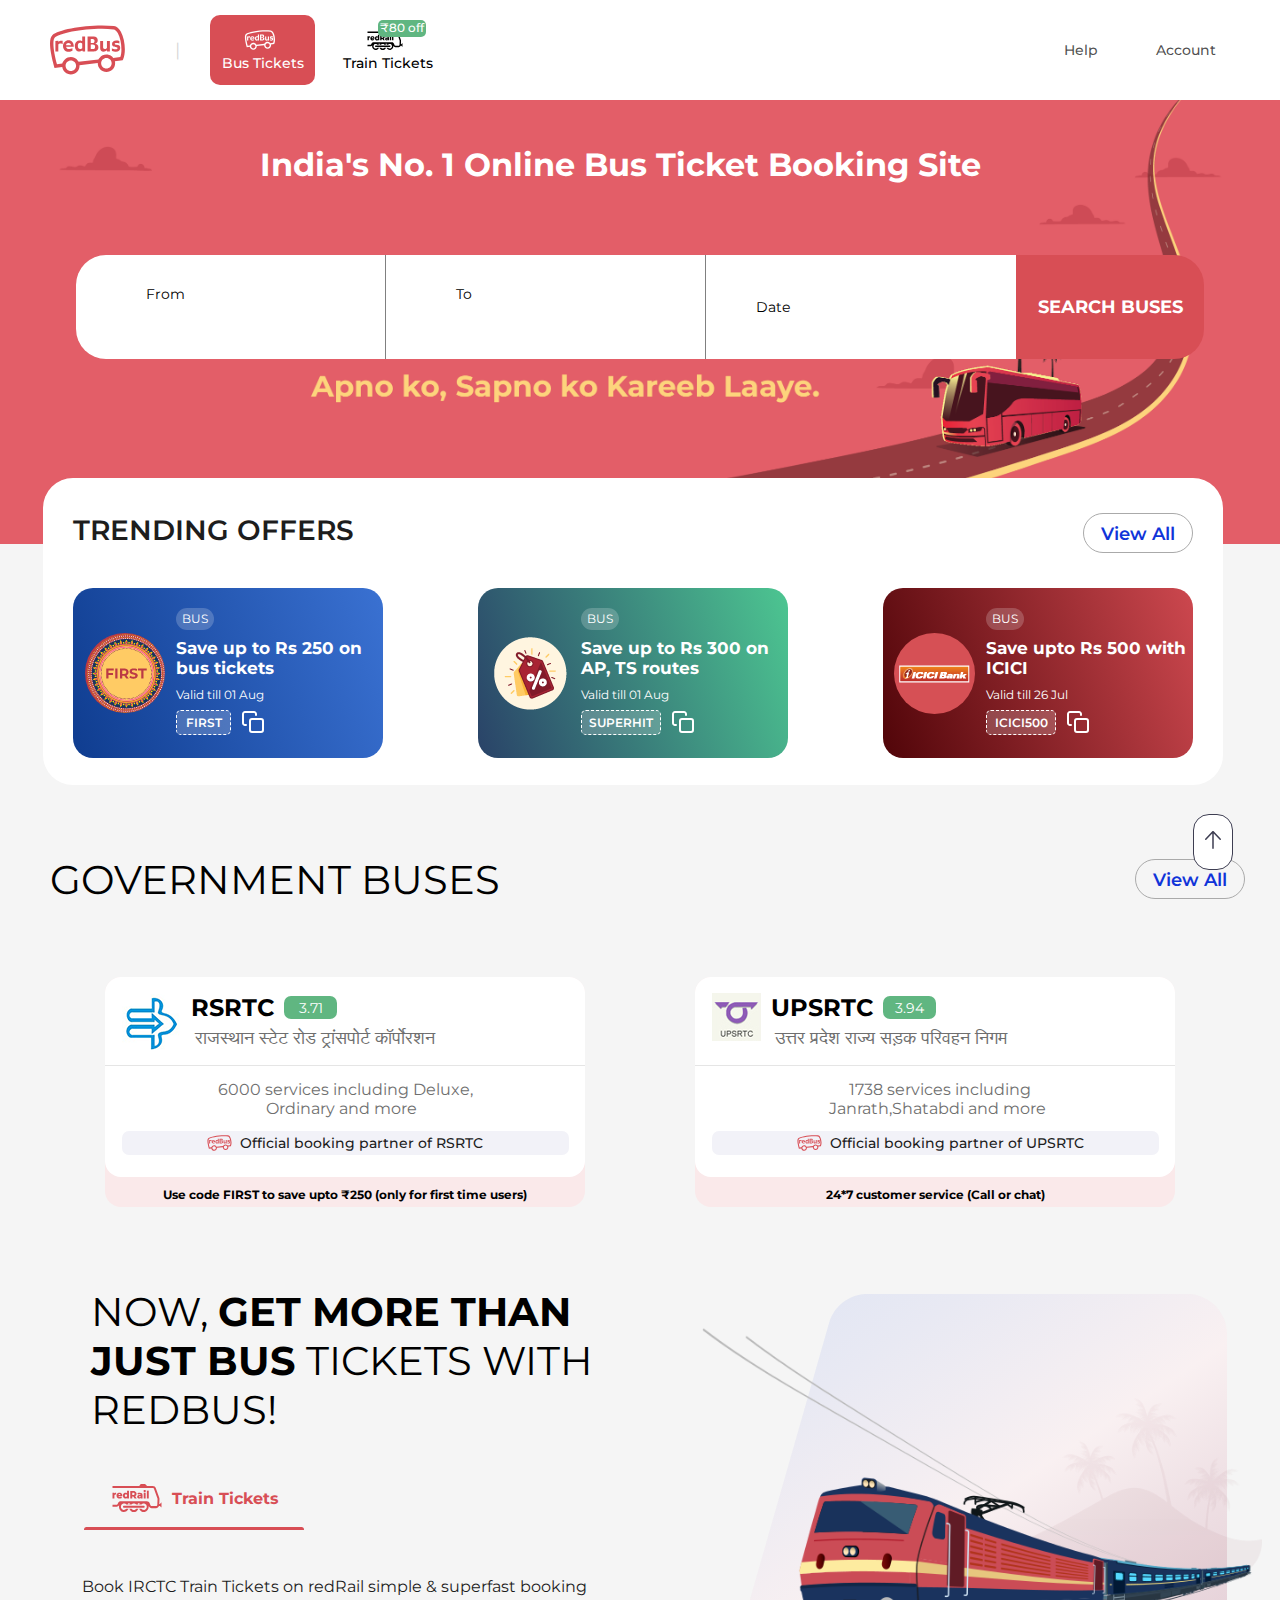
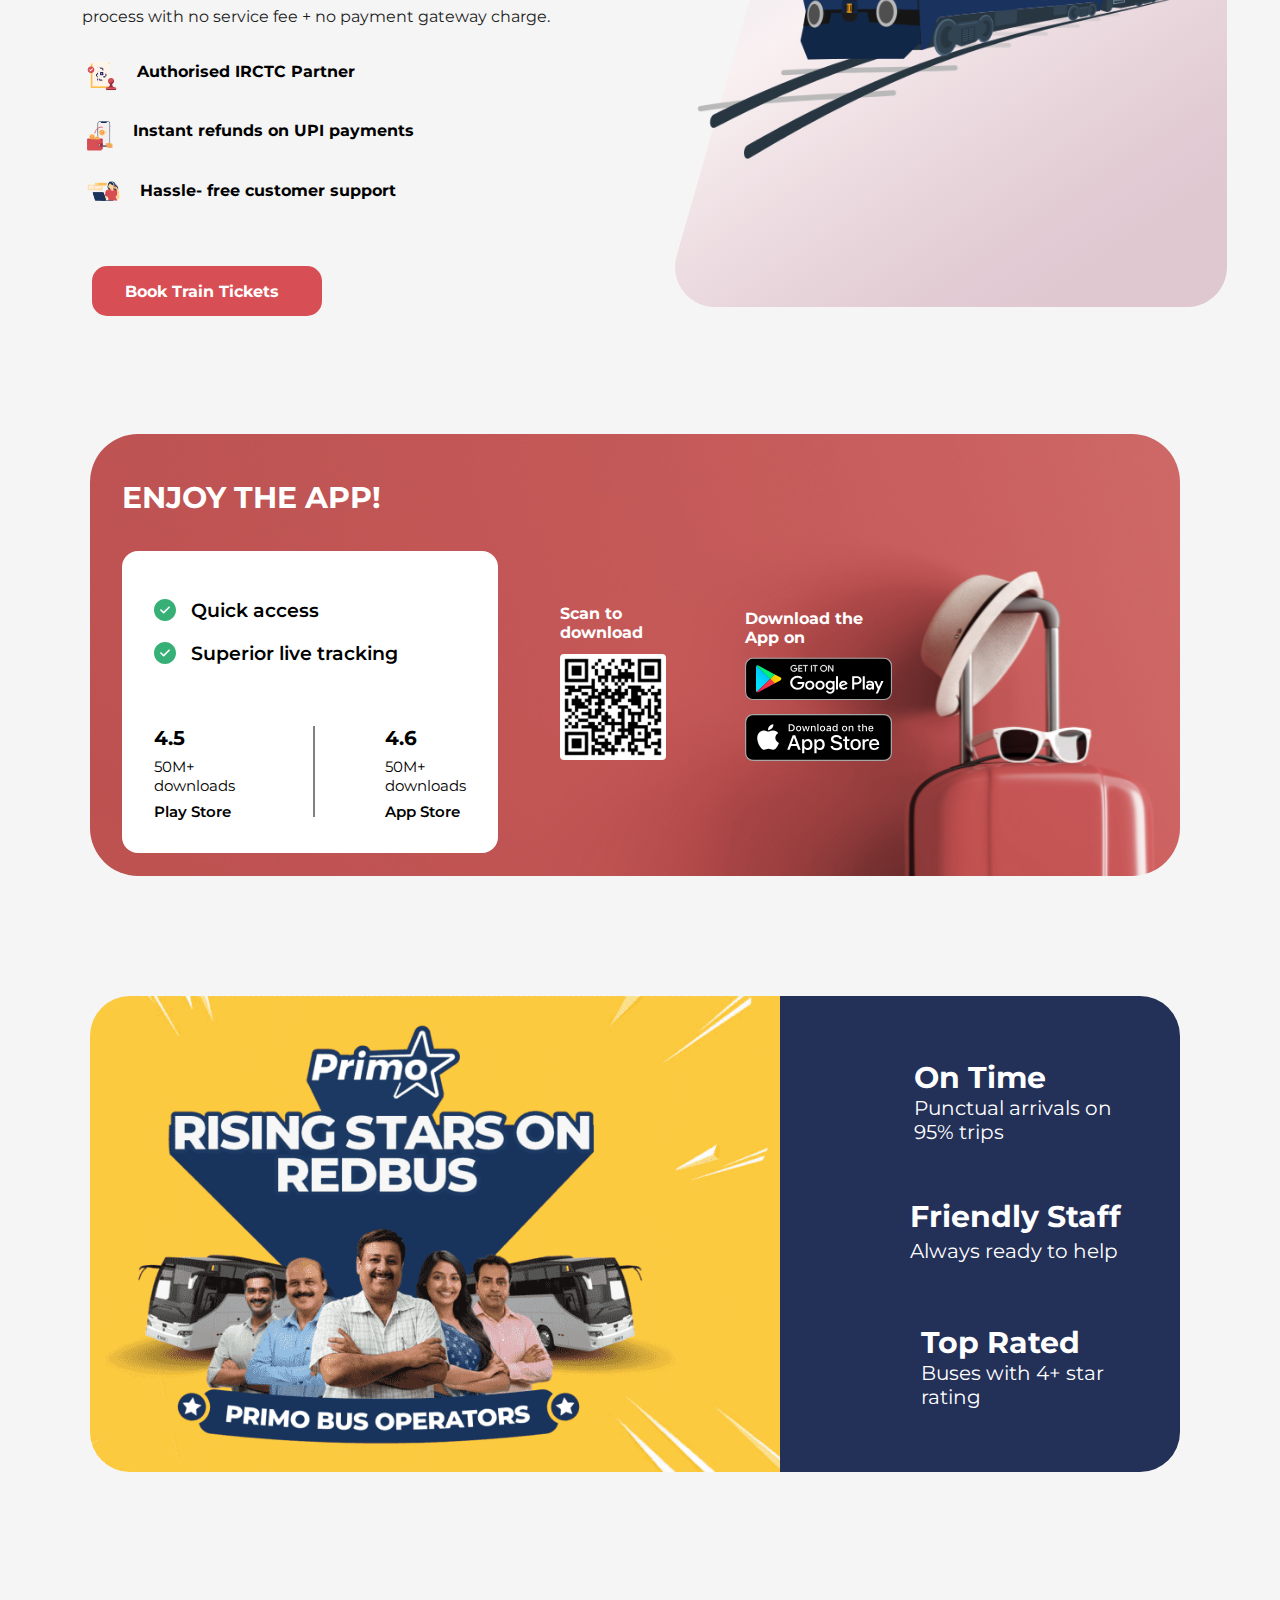
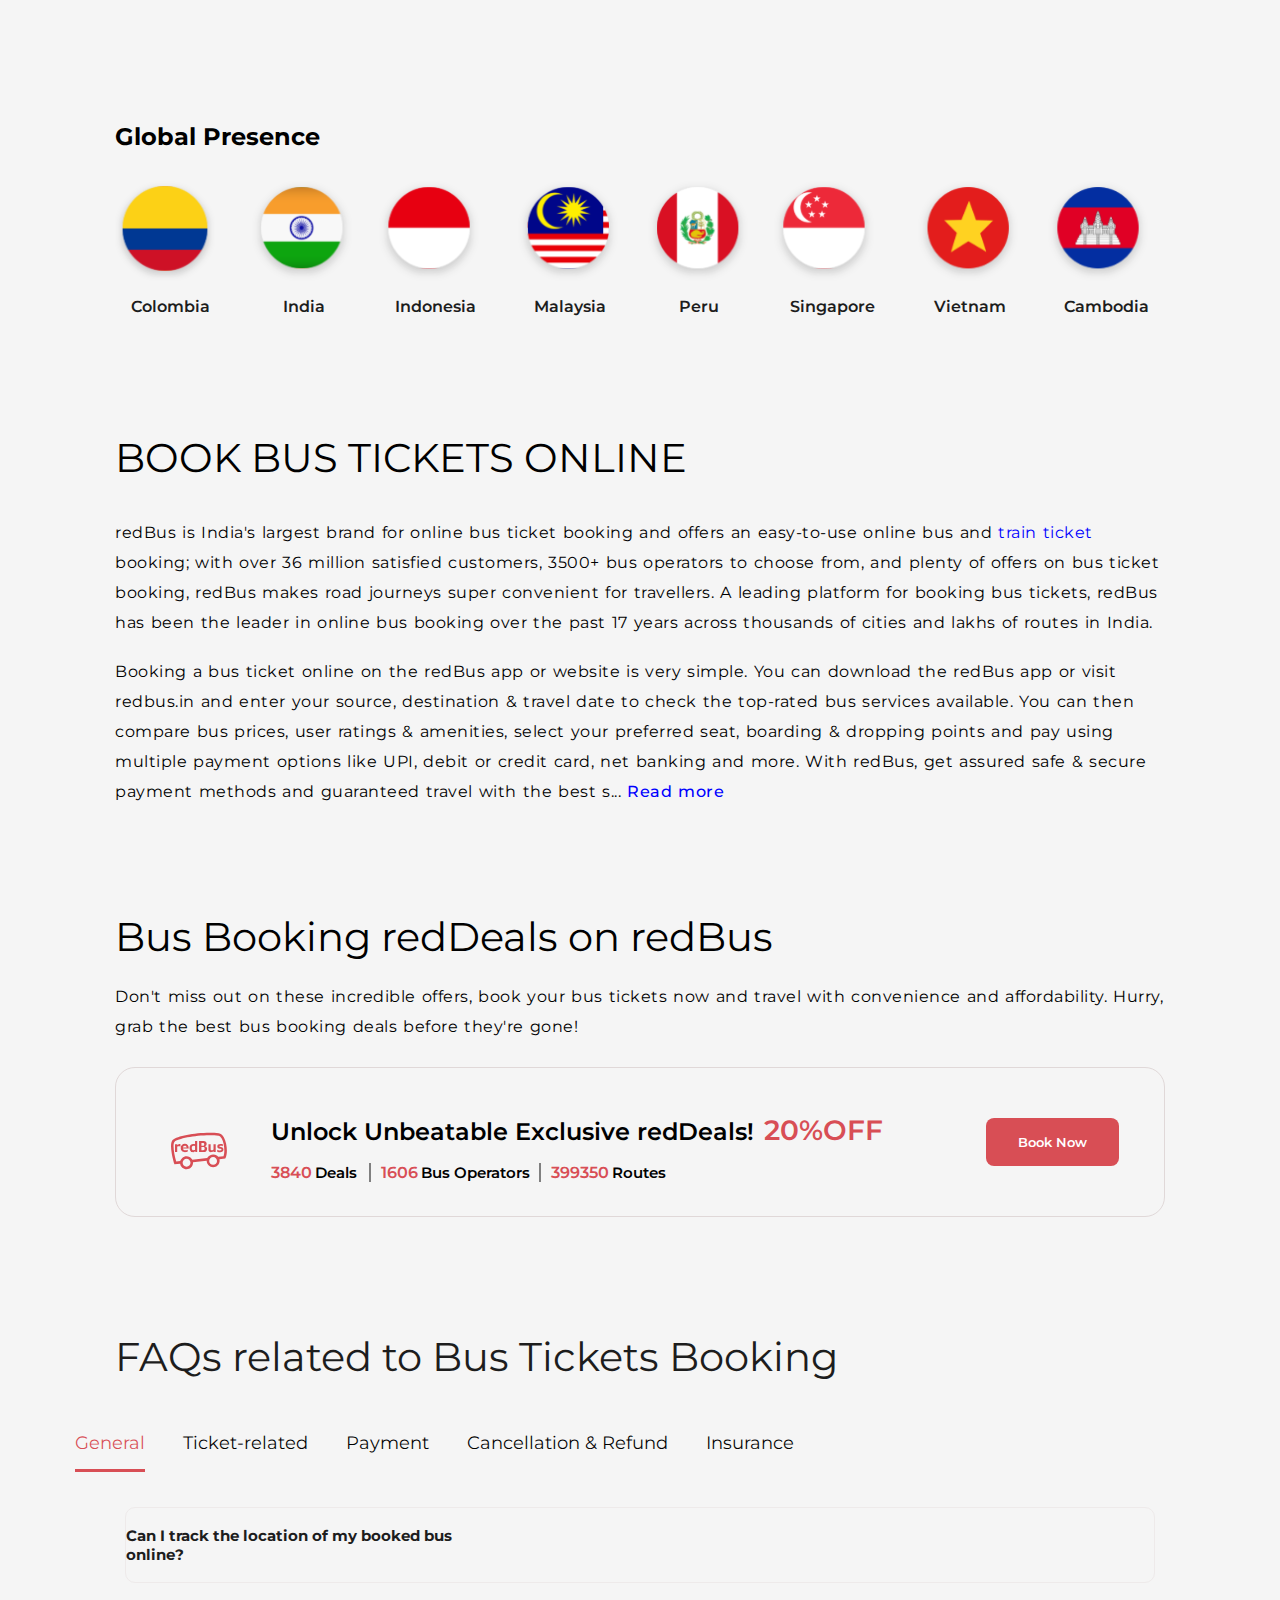
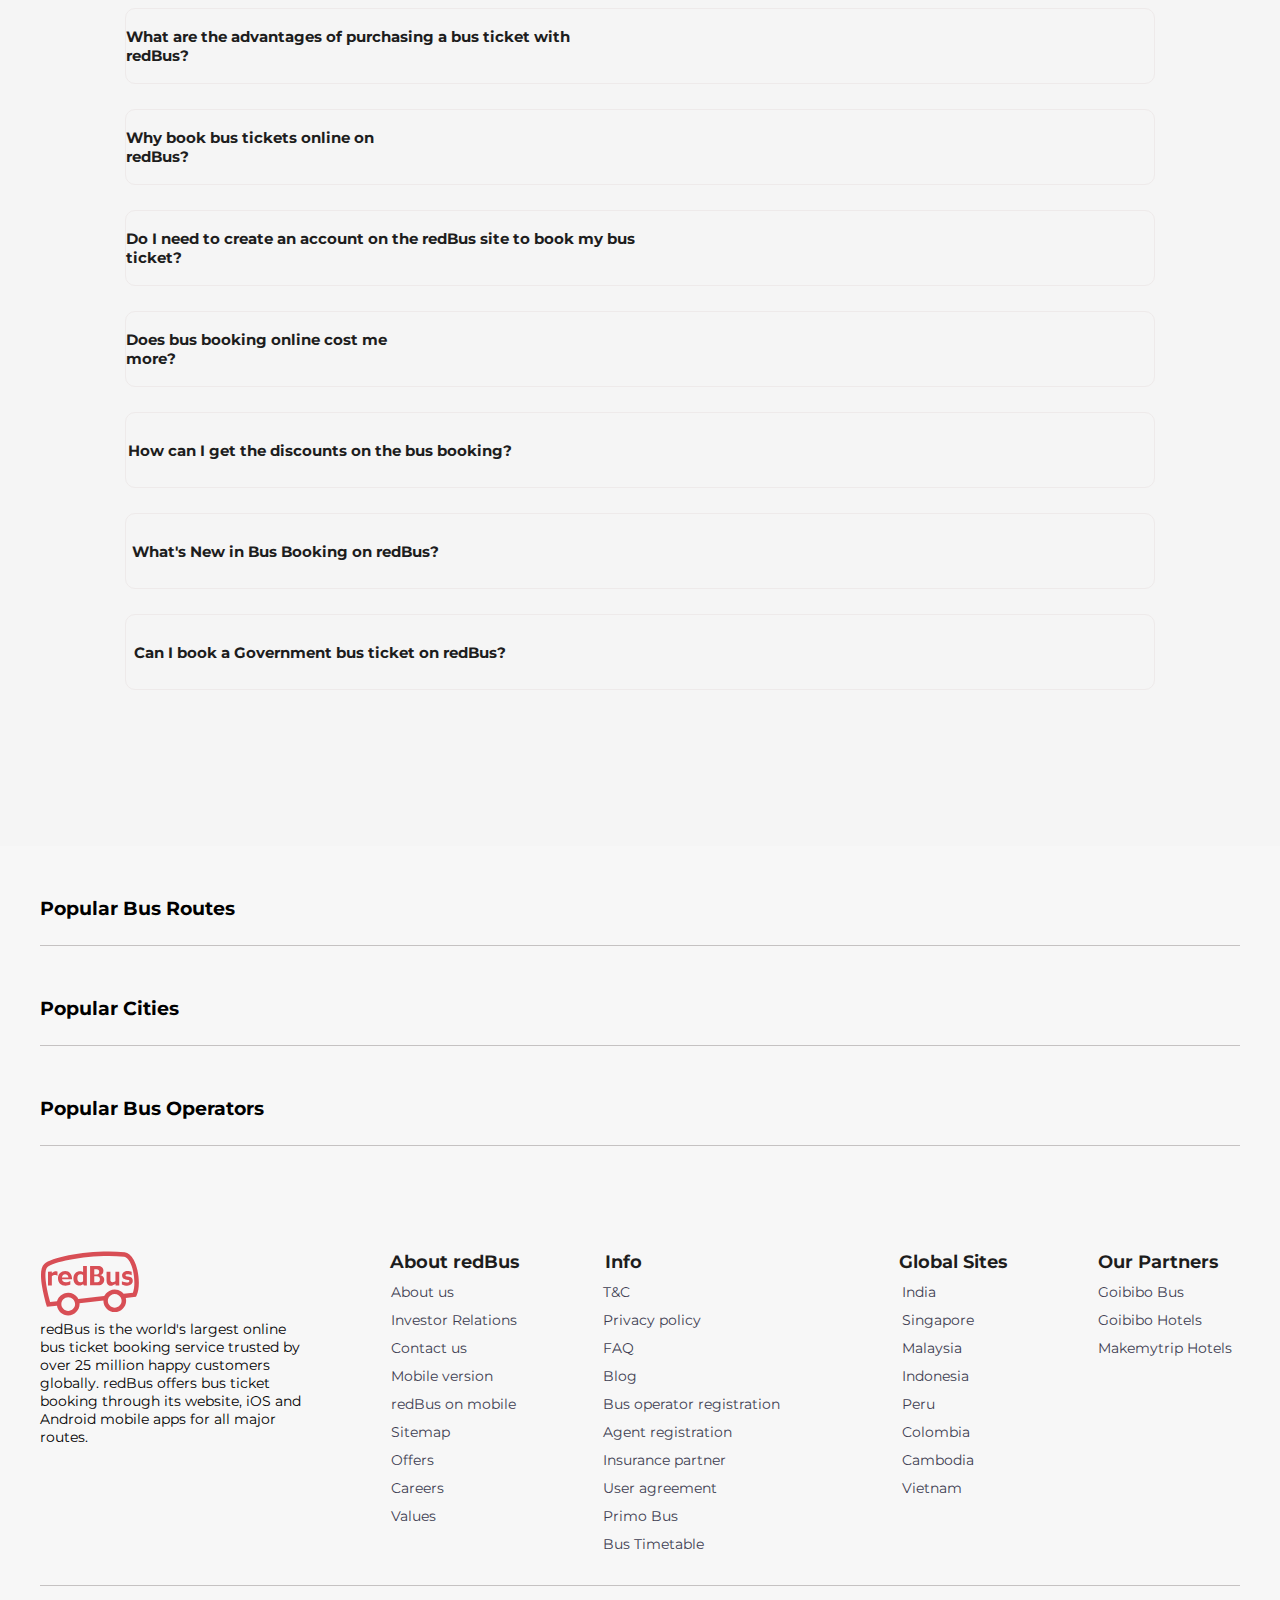
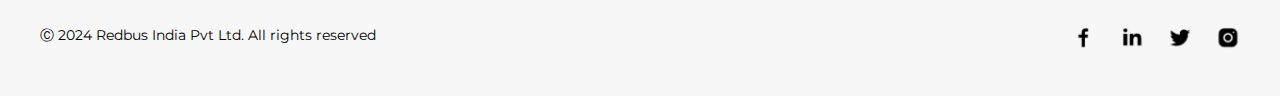
<file: index.html>
<!DOCTYPE html>
<html lang="en">

<head>
    <title>Bus Ticket</title>
    <link rel="stylesheet" href="style.css">
    <link rel="stylesheet" href="https://cdnjs.cloudflare.com/ajax/libs/font-awesome/6.6.0/css/all.min.css"
    integrity="sha512-Kc323vGBEqzTmouAECnVceyQqyqdsSiqLQISBL29aUW4U/M7pSPA/gEUZQqv1cwx4OnYxTxve5UMg5GT6L4JJg=="
    crossorigin="anonymous" referrerpolicy="no-referrer" />
    <link rel="icon" href="Images/bus logo.svg">
</head>

<body>
    <!-- head start -->
    <div class="main">
        <div class="main-header">
            <header>
                <a href="index.html">
                    <div class="bus-logo" style="height: 50px; margin-left: 20px;">
                        <img src="Images/bus logo.svg" height="50px">
                    </div>
                </a>
                <span>
                    |
                </span>
                <a href="index.html">
                    <div class="bus">
                        <div class="bus-img">
                            <img src="Images/bus logo.svg">
                        </div>
                        <div class="bus-ticket">
                            <p>Bus Tickets</p>
                        </div>
                    </div>
                </a>
                <a href="train.html">
                    <div class="train">
                        <div class="train-img">
                            <img src="Images/rail logo.svg">
                        </div>
                        <div class="train-ticket">
                            <p>Train Tickets</p>
                        </div>
                    </div>
                </a>
                <a href=""><sup>₹80 off</sup></a>
                <div class="help-account">
                    <a href="">
                        <div class="help">
                            <div class="help-icon" style="font-size: 22px;">
                                <i class="fa-solid fa-headset"></i>
                            </div>
                            <div class="help-text" style="font-size: 14px;">
                                Help
                            </div>
                        </div>
                    </a>
                    <a href="">
                        <div class="account">
                            <div class="account-multiple-menu">
                                <ul>
                                    <li>Cancel Ticket</li>
                                    <li>Change Travel Date</li>
                                    <li>Show My Ticket</li>
                                    <li>Email/SMS</li>
                                    <div style="border-top: 1px grey solid;"></div>
                                    <li>Login/Sign Up</li>
                                </ul>
                            </div>
                            <div class="account-icon" style="font-size: 22px;">
                                <i class="fa-regular fa-circle-user"></i>
                            </div>
                            <div class="account-text" style="font-size: 14px;">
                                Account
                            </div>
                            <div class="arrow-icon" style="font-size: 10px;">
                                <i class="fa-solid fa-chevron-down"></i>
                            </div>
                        </div>
                    </a>
                </div>

            </header>
        </div>
    </div>
    <!-- head end -->
    <!-- banner start -->
    <div class="banner">
        <div class="banner-img">
            <img src="Images/HomeBannerNew.png" width="100%">
        </div>
        <div class="banner-text">
            <h1 style="color: white;">India's No. 1 Online Bus Ticket Booking Site</h1>
        </div>
        <div class="booking">
            <div class="inner-booking">
                <div class="booking-one">
                    <div class="one-icon">
                        <i class="fa-solid fa-bus"></i>
                    </div>
                    <div class="one-text">
                        <p>From</p>
                    </div>
                    <input type="text" required class="input-two">

                </div>
                <div class="booking-two">
                    <div class="two-icon">
                        <i class="fa-solid fa-bus"></i>
                    </div>
                    <div class="two-text">
                        <p>To</p>
                    </div>
                    <input type="text" required class="input-two">
                </div>
                <a href="">
                    <div class="booking-three">
                        <div class="three-icon">
                            <i class="fa-solid fa-calendar-days"></i>
                        </div>
                        <div class="three-text">
                            <p>
                                Date
                            <div class="mega-menu">
                                <!-- <h1 align="center">January 2024 </h1> -->
                                <table border="2" height="200" width="200" align="center">
                                    <tr align="center">
                                        <th width="55" bgcolor="green">Sun</th>
                                        <th width="55" bgcolor="green">Mon</th>
                                        <th width="55" bgcolor="green">Tue</th>
                                        <th width="55" bgcolor="green">Wed</th>
                                        <th width="55" bgcolor="green">Thu</th>
                                        <th width="55" bgcolor="green">Fri</th>
                                        <th width="55" bgcolor="green">Sat</th>
                                    </tr>
                                    <tr align="center">
                                        <td></td>
                                        <td></td>
                                        <td></td>
                                        <td></td>
                                        <td></td>
                                        <td>1</td>
                                        <td>2</td>
                                    </tr>
                                    <tr align="center">
                                        <td>3</td>
                                        <td>4</td>
                                        <td>5</td>
                                        <td>6</td>
                                        <td>7</td>
                                        <td>8</td>
                                        <td>9</td>
                                    </tr>
                                    <tr align="center">
                                        <td>10</td>
                                        <td>11</td>
                                        <td>12</td>
                                        <td>13</td>
                                        <td>14</td>
                                        <td>15</td>
                                        <td>16</td>
                                    </tr>
                                    <tr align="center">
                                        <td>17</td>
                                        <td>18</td>
                                        <td>19</td>
                                        <td>20</td>
                                        <td>21</td>
                                        <td>22</td>
                                        <td>23</td>
                                    </tr>
                                    <tr align="center">
                                        <td>24</td>
                                        <td>25</td>
                                        <td>26</td>
                                        <td>27</td>
                                        <td>28</td>
                                        <td>29</td>
                                        <td>30</td>
                                    </tr>
                                    <tr align="center">
                                        <td>31</td>
                                        <td></td>
                                        <td></td>
                                        <td></td>
                                        <td></td>
                                        <td></td>
                                        <td></td>
                                    </tr>
                                </table>
                            </div>
                            </p>
                        </div>
                    </div>
                </a>
                <a href="">
                    <div class="booking-four">
                        <button class="button">SEARCH BUSES</button>
                    </div>
                </a>
            </div>
        </div>
    </div>
    <!-- banner end -->
    <!-- trending offer start -->
    <div class="trending">
        <div class="trending-offer">
            <div class="offer-text">
                TRENDING OFFERS
            </div>
            <a href="">
                <div class="view-all">
                    View All
                </div>
            </a>
            <div class="offer-coupon">
                <div class="offer-box"
                    style="background-image: linear-gradient(71.04deg, rgb(12, 57, 139) -6.92%, rgb(62, 118, 216) 109.43%);">
                    <div class="offer-box-img">
                        <img src="Images/first.png" alt="">
                    </div>
                    <div class="offer-box-text">
                        <div class="bus-name">
                            BUS
                        </div>
                        <div class="save">
                            Save up to Rs 250 on bus tickets
                        </div>
                        <div class="valid">
                            Valid till 01 Aug
                        </div>
                        <div class="icici" style=" display: flex;">
                            <div class="icici-text">
                                FIRST
                            </div>
                            <div class="icici-icon" style=" margin-left: 10px;">
                                <img src="Images/copy.svg" alt="">
                            </div>
                        </div>
                    </div>
                </div>
                <div class="offer-box"
                    style="background-image: linear-gradient(71.04deg, rgb(39, 57, 101) -6.92%, rgb(80, 210, 149) 109.43%);">
                    <div class="offer-box-img">
                        <img src="Images/SUPERHIT.png" alt="">
                    </div>
                    <div class="offer-box-text">
                        <div class="bus-name">
                            BUS
                        </div>
                        <div class="save">
                            Save up to Rs 300 on AP, TS routes
                        </div>
                        <div class="valid">
                            Valid till 01 Aug
                        </div>
                        <div class="icici" style=" display: flex;">
                            <div class="icici-text" style="width: 80px;">
                                SUPERHIT
                            </div>
                            <div class="icici-icon" style=" margin-left: 10px;">
                                <img src="Images/copy.svg" alt="">
                            </div>
                        </div>
                    </div>
                </div>
                <div class="offer-box"
                    style="background-image: linear-gradient(71.04deg, rgb(72, 0, 4) -6.92%, rgb(216, 78, 85) 109.43%);">
                    <div class="offer-box-img">
                        <img src="Images/ICICI.png" alt="">
                    </div>
                    <div class="offer-box-text">
                        <div class="bus-name">
                            BUS
                        </div>
                        <div class="save">
                            Save upto Rs 500 with ICICI
                        </div>
                        <div class="valid">
                            Valid till 26 Jul
                        </div>
                        <div class="icici" style=" display: flex;">
                            <div class="icici-text" style="width: 70px;">
                                ICICI500
                            </div>
                            <div class="icici-icon" style=" margin-left: 10px;">
                                <img src="Images/copy.svg" alt="">
                            </div>
                        </div>
                    </div>
                </div>
            </div>
        </div>
    </div>
    <!-- trending offer end -->
    <!-- government bus start -->
    <div class="govt-box">
        <div class="govt-text">
            <div class="govt-bus">
                GOVERNMENT BUSES
            </div>
            <div class="view-all-two">
                View All
            </div>
        </div>
        <div class="govt-poster">
            <div class="govt-poster-inner">
                <div class="poster-inner">
                    <div class="poster-inner-one">
                        <div class="inner-one-first">
                            <img src="Images/rsrtc.png" alt="">
                        </div>
                        <div class="inner-one-second">
                            <div class="second-a">
                                <div class="sec-a-1">
                                    <h2>RSRTC</h2>
                                </div>
                                <div class="sec-a-2">
                                    <i class="fa-solid fa-star"></i> 3.71
                                </div>
                            </div>
                            <div class="second-b">राजस्थान स्टेट रोड ट्रांसपोर्ट कॉर्पोरशन</div>
                        </div>
                    </div>
                    <div class="poster-inner-two">
                        <pre> 6000 services including Deluxe, <br>             Ordinary and more</pre>
                    </div>
                    <div class="poster-inner-three">
                        <div class="small-bus">
                            <img src="Images/bus logo.svg" alt="">
                        </div>
                        <p style="padding-top: 3px;">Official booking partner of RSRTC</p>
                    </div>
                </div>
                <div class="poster-inner-footer">
                    <p>Use code FIRST to save upto ₹250 (only for first time users)</p>
                </div>
            </div>
            <div class="govt-poster-inner">
                <div class="poster-inner">
                    <div class="poster-inner-one">
                        <div class="inner-one-first">
                            <img src="Images/upsrtc.png" alt="">
                        </div>
                        <div class="inner-one-second">
                            <div class="second-a">
                                <div class="sec-a-1">
                                    <h2>UPSRTC</h2>
                                </div>
                                <div class="sec-a-2">
                                    <i class="fa-solid fa-star"></i> 3.94
                                </div>
                            </div>
                            <div class="second-b">उत्तर प्रदेश राज्य सड़क परिवहन निगम</div>
                        </div>
                    </div>
                    <div class="poster-inner-two">
                        <pre>      1738 services including <br> Janrath,Shatabdi and more</pre>
                    </div>
                    <div class="poster-inner-three">
                        <div class="small-bus">
                            <img src="Images/bus logo.svg" alt="">
                        </div>
                        <p style="padding-top: 3px;">Official booking partner of UPSRTC</p>
                    </div>
                </div>
                <div class="poster-inner-footer">
                    <p>24*7 customer service (Call or chat)</p>
                </div>
            </div>
        </div>
    </div>
    </div>
    <!-- government bus end -->
    <!-- train photo start -->
    <div class="train-main">
        <div class="train-text">
            <div class="first-text">
                <p> NOW, <b>GET MORE THAN <br>JUST BUS</b> TICKETS WITH <br>REDBUS!</p>
            </div>
            <div class="second-text">
                <img src="Images/rail logo.svg" alt="">
                <div class="pp"><b>Train Tickets</b></div>
            </div>
            <div class="line"></div>
            <div class="a">
                <p>Book IRCTC Train Tickets on redRail simple & superfast booking <br> process with no service fee + no
                    payment gateway charge.</p>
            </div>
            <div class="ir-text">
                <img src="Images/ir1.png" alt="">
                <div class="tt">
                    <b>Authorised IRCTC Partner</b>
                </div>
            </div>
            <div class="ir-text">
                <img src="Images/ir3.svg" alt="">
                <div class="tt">
                    <b>Instant refunds on UPI payments</b>
                </div>
            </div>
            <div class="ir-text">
                <img src="Images/ir2.svg" alt="">
                <div class="tt">
                    <b>Hassle- free customer support</b>
                </div>
            </div>
            <div class="book-train-tickets">
                Book Train Tickets <i class="fa-solid fa-arrow-right"></i>
            </div>
        </div>
        <div class="train-pic">
            <img src="Images/blank.svg" width="100%" height="100%">
            <div class="rail-pop">
                <img src="Images/railPop.png" width="100%" height="100%">
            </div>
        </div>
    </div>
    <!-- train photo end -->
    <!-- enjoy the app start -->
    <div class="enjoy">
        <div class="enjoy-text"><b>ENJOY THE APP!</b></div>
        <div class="white-div">
            <div class="top">
                <div class="access">
                    <img src="Images/tick.svg" width="22px" height="22px">
                    <div><b style="font-size: 19px; font-weight: 600;">Quick access</b></div>
                </div>
                <div class="access">
                    <img src="Images/tick.svg" width="22px" height="22px">
                    <div><b style="font-size: 19px; font-weight: 600;">Superior live tracking</b></div>
                </div>
            </div>
            <div class="bottom">
                <div class="bottom-left">
                    <div class="b-l-1">
                        <b style="font-size: 20px;">4.5</b>
                        <i class="fa-solid fa-star" style="font-size: 15px; position: relative; bottom: 3px;"></i>
                    </div>
                    <div class="b-l-2" style="font-size: 15px;">
                        50M+ <br>downloads
                    </div>
                    <div class="b-l-3"><b style="font-size: 15px; font-weight: 600;">Play Store</b>
                    </div>
                </div>
                <div class="bottom-left" style="border-left: 2px solid gray; padding-left: 70px;">
                    <div class="b-l-1">
                        <b style="font-size: 20px;">4.6</b>
                        <i class="fa-solid fa-star" style="font-size: 15px; position: relative; bottom: 3px;"></i>
                    </div>
                    <div class="b-l-2" style="font-size: 15px;">
                        50M+ <br>downloads
                    </div>
                    <div class="b-l-3"><b style="font-size: 15px; font-weight: 600;">App Store</b></div>
                </div>
            </div>
        </div>
        <div class="scanner"><b>Scan to <br>download</b>
            <img src="Images/qrCode.svg" alt="">
        </div>
        <div class="main-lower-3">
            <div class="scan"><b style="color: white;">Download the <br> App on</b></div>
            <a href=""><img src="Images/playStore.svg"></a>
            <a href=""><img src="Images/appStore.svg"></a>
        </div>
    </div>
    <!-- enjoy the app end -->
    <!-- primo-section-start -->
    <div class="primo">
        <div class="primo-img">
            <img src="Images/primoHomeBannerComp.png" width="100%">
        </div>
        <div class="primo-text">
            <div class="primo-text-1">
                <i class="fa-solid fa-stopwatch-20"></i>
                <div class="promo-text-left">
                    <h4 style="color: white;">On Time</h4>
                    <div style="color: white; font-size: 20px;">Punctual arrivals on <br> 95% trips</div>
                </div>
            </div>
            <div class="primo-text-2">
                <i class="fa-solid fa-hands-praying"></i>
                <div class="promo-text-left">
                    <h4 style="color: white;">Friendly Staff</h4>
                    <div style="color: white; font-size: 20px;">Always ready to help</div>
                </div>
            </div>
            <div class="primo-text-3">
                <i class="fa-regular fa-star"></i>
                <div class="promo-text-left">
                    <h4 style="color: white;">Top Rated</h4>
                    <div style="color: white; font-size: 20px;">Buses with 4+ star <br>rating</div>
                </div>
            </div>
        </div>
    </div>
    <!-- primo-section-end -->
    <!-- global-section-start -->
    <div class="global">
        <h2>Global Presence</h2>
        <div class="flag-outer">
            <a href="">
                <div class="flag1">
                    <img src="Images/Colombia.svg" width="100px" height="100px">
                    <div class="country">Colombia</div>
                </div>
            </a>
            <a href="">
                <div class="flag1">
                    <img src="Images/India.svg" width="100px" height="100px">
                    <div style="margin-left: 15px;" class="country">India</div>
                </div>
            </a>
            <a href="">
                <div class="flag1">
                    <img src="Images/Indonesia.svg" width="100px" height="100px">
                    <div class="country">Indonesia</div>
                </div>
            </a>
            <a href="">
                <div class="flag1">
                    <img src="Images/Malaysia.svg" width="100px" height="100px">
                    <div class="country">Malaysia</div>
                </div>
            </a>
            <a href="">
                <div class="flag1">
                    <img src="Images/Peru.svg" width="100px" height="100px">
                    <div style="margin-left: 15px;" class="country">Peru</div>
                </div>
            </a>
            <a href="">
                <div class="flag1">
                    <img src="Images/Singapore.svg" width="100px" height="100px">
                    <div class="country">Singapore</div>
                </div>
            </a>
            <a href="">
                <div class="flag1">
                    <img src="Images/Vietnam.svg" width="100px" height="100px">
                    <div class="country">Vietnam</div>
                </div>
            </a>
            <a href="">
                <div class="flag1">
                    <img src="Images/Cambodia.svg" width="100px" height="100px">
                    <div class="country">Cambodia</div>
                </div>
            </a>
        </div>
    </div>
    <!-- global-section-end -->
    <!-- book-bus-ticket-online-start -->
    <div class="tickets-online">
        <h1 style="color: black;">
            BOOK BUS TICKETS ONLINE
        </h1>
        <p>
            redBus is India's largest brand for online bus ticket booking and offers an easy-to-use online bus and
            <a href="" style="color: blue;">train ticket</a> booking; with over 36 million satisfied customers,
            3500+ bus operators to choose from, and
            plenty of offers on bus ticket booking, redBus makes road journeys super convenient for travellers. A
            leading platform for booking bus tickets, redBus has been the leader in online bus booking over the past
            17 years across thousands of cities and lakhs of routes in India.
        </p> <br>
        <p>
            Booking a bus ticket online on the redBus app or website is very simple. You can download the redBus app
            or visit redbus.in and enter your source, destination & travel date to check the top-rated bus services
            available. You can then compare bus prices, user ratings & amenities, select your preferred seat,
            boarding & dropping points and pay using multiple payment options like UPI, debit or credit card, net
            banking and more. With redBus, get assured safe & secure payment methods and guaranteed travel with the
            best s... <a href="" style="color: blue; font-weight: 500;">Read more</a>
        </p>
    </div>
    <!-- book-bus-ticket-online-start -->
    <!-- red-deals-start -->
    <div class="tickets-online">
        <h1 style="color: black; margin-bottom: 25px;">

            Bus Booking redDeals on redBus
        </h1>
        <p>
            Don't miss out on these incredible offers, book your bus tickets now and travel with convenience and
            affordability. Hurry, grab the best bus booking deals before they're gone!
        </p>
    </div>
    <!-- red-deals-end -->
    <!-- book-now-start -->
    <div class="book-now" style="display: flex; align-items: center;">
        <img src="Images/bus logo.svg" width="56px" height="56px">
        <div class="text">
            <p style="margin-bottom: 16px; font-size: 1.5rem; font-weight: 600;">
                Unlock Unbeatable Exclusive redDeals!<span
                    style="color: #d84e55;font-size: 1.75rem; position:relative; right: 40px;">20%OFF</span>
            </p>
            <div class="deals">
                <div class="deals1">
                    <div class="num" style="color: #d84e55;font-size: 1rem;">3840</div>
                    <div class="deals-text">Deals </div>
                </div>
                <div class="deals2">
                    <div class="num" style="color: #d84e55;font-size: 1rem;">1606</div>
                    <div class="deals-text">Bus Operators </div>
                </div>
                <div class="deals3">
                    <div class="num" style="color: #d84e55;font-size: 1rem;">399350 </div>
                    <div class="deals-text">Routes</div>
                </div>

            </div>
        </div>
        <button class="unlock">Book Now</button>
    </div>
    <!-- book-now-end -->
    <!-- fa-start -->
    <div class="fa">
        <h2>FAQs related to Bus Tickets Booking</h2>
        <div class="fa-ul">
            <ul>
                <a href="" style="color: #D84E55; border-bottom: 3px solid #D84E55; padding-bottom: 15px;">General</a>
                <a href="">Ticket-related</a>
                <a href="">Payment</a>
                <a href="">Cancellation & Refund</a>
                <a href="">Insurance</a>
            </ul>
        </div>
    </div>
    <!-- fa-end -->
    <!-- plus-section-start -->
    <div class="plus-outer">
        <div class="plus1">
            <div class="plus-text"><b style="font-size: 15px; color: #1d1d1d;">Can I track the location of my booked
                    bus online?</b></div>
            <i class="fa-solid fa-plus"></i>
        </div>
        <div class="plus2">
            <div class="plus-text"><b style="font-size: 15px; color: #1d1d1d;">What are the advantages of purchasing
                    a bus ticket with redBus?</b></div>
            <i class="fa-solid fa-plus"></i>
        </div>
        <div class="plus3">
            <div class="plus-text"><b style="font-size: 15px; color: #1d1d1d;">Why book bus tickets online on
                    redBus?</b></div>
            <i class="fa-solid fa-plus"></i>
        </div>
        <div class="plus4">
            <div class="plus-text"><b style="font-size: 15px; color: #1d1d1d;">Do I need to create an account on the
                    redBus site to book my bus ticket?</b></div>
            <i class="fa-solid fa-plus"></i>
        </div>
        <div class="plus5">
            <div class="plus-text"><b style="font-size: 15px; color: #1d1d1d;">Does bus booking online cost me
                    more?</b></div>
            <i class="fa-solid fa-plus"></i>
        </div>
        <div class="plus6">
            <div class="plus-text"><b style="font-size: 15px; color: #1d1d1d;">How can I get the discounts on the
                    bus booking?</b></div>
            <i class="fa-solid fa-plus"></i>
        </div>
        <div class="plus7">
            <div class="plus-text"><b style="font-size: 15px; color: #1d1d1d;">What's New in Bus Booking on
                    redBus?</b></div>
            <i class="fa-solid fa-plus"></i>
        </div>
        <div class="plus8">
            <div class="plus-text"><b style="font-size: 15px; color: #1d1d1d;">Can I book a Government bus ticket on
                    redBus?</b></div>
            <i class="fa-solid fa-plus"></i>
        </div>
    </div>
    <!-- plus-section-end -->
    <!-- arrow-start -->
    <div class="arrow">
        <img src="Images/scrollArrow.svg" width="16px" height="18px">
    </div>
    <!-- arrow-end -->
    <!-- footer-start -->
    <div class="footer">
        <div class="footer-top">
            <div class="popular">
                <h3>Popular Bus Routes</h3>
                <i class="fa-solid fa-angle-down"></i>
            </div>
            <div class="popular">
                <h3>Popular Cities</h3>
                <i class="fa-solid fa-angle-down"></i>
            </div>
            <div class="popular">
                <h3>Popular Bus Operators</h3>
                <i class="fa-solid fa-angle-down"></i>
            </div>
        </div>
        <div class="footer-dealbut">
            <div class="f-b-1">
                <img src="Images/bus logo.svg" width="100px" height="65px">
                <p>
                    redBus is the world's largest online bus ticket booking service trusted by over 25 million happy
                    customers globally. redBus offers bus ticket booking through its website, iOS and Android mobile
                    apps for all major routes.
                </p>
            </div>
            <div class="f-b-2">
                <strong>About redBus</strong>
                <ul style="list-style: none; ">
                    <a href="">
                        <li>About us</li>
                    </a>
                    <a href="">
                        <li>Investor Relations</li>
                    </a>
                    <a href="">
                        <li>Contact us</li>
                    </a>
                    <a href="">
                        <li>Mobile version</li>
                    </a>
                    <a href="">
                        <li>redBus on mobile</li>
                    </a>
                    <a href="">
                        <li>Sitemap</li>
                    </a>
                    <a href="">
                        <li>Offers</li>
                    </a>
                    <a href="">
                        <li>Careers</li>
                    </a>
                    <a href="">
                        <li>Values</li>
                    </a>
                </ul>
            </div>
            <div class="f-b-2" style="width: 190px;">
                <strong style="margin-left: -135px;">Info</strong>
                <ul style="list-style: none; ">
                    <a href="">
                        <li>T&C</li>
                    </a>
                    <a href="">
                        <li>Privacy policy</li>
                    </a>
                    <a href="">
                        <li>FAQ</li>
                    </a>
                    <a href="">
                        <li>Blog</li>
                    </a>
                    <a href="">
                        <li>Bus operator registration</li>
                    </a>
                    <a href="">
                        <li>Agent registration</li>
                    </a>
                    <a href="">
                        <li>Insurance partner</li>
                    </a>
                    <a href="">
                        <li>User agreement</li>
                    </a>
                    <a href="">
                        <li>Primo Bus</li>
                    </a>
                    <a href="">
                        <li>Bus Timetable</li>
                    </a>
                </ul>
            </div>
            <div class="f-b-2" style="width: 150px;">
                <strong style="margin-left: 30px;">Global Sites</strong>
                <ul style="list-style: none; ">
                    <a href="">
                        <li>India</li>
                    </a>
                    <a href="">
                        <li>Singapore</li>
                    </a>
                    <a href="">
                        <li>Malaysia</li>
                    </a>
                    <a href="">
                        <li>Indonesia</li>
                    </a>
                    <a href="">
                        <li>Peru</li>
                    </a>
                    <a href="">
                        <li>Colombia</li>
                    </a>
                    <a href="">
                        <li>Cambodia</li>
                    </a>
                    <a href="">
                        <li>Vietnam</li>
                    </a>
                </ul>
            </div>
            <div class="f-b-2" style="width: 150px;">
                <strong style="margin-left: -15px;">Our Partners</strong>
                <ul style="list-style: none; ">
                    <a href="">
                        <li>Goibibo Bus</li>
                    </a>
                    <a href="">
                        <li>Goibibo Hotels</li>
                    </a>
                    <a href="">
                        <li>Makemytrip Hotels</li>
                    </a>
                </ul>
            </div>
        </div>
        <div class="footer-last">
            <p style="font-size: 14px; width: 350px;">
                Ⓒ 2024 Redbus India Pvt Ltd. All rights reserved
            </p>
            <div class="footer-logo">
                <img src="Images/social_facebook_new.svg" width="24px" height="24px">
                <img src="Images/social_linkedin_new.svg" width="24px" height="24px">
                <img src="Images/social_twitter_new.svg" width="24px" height="24px">
                <img src="Images/social_instagram_new.svg" width="24px" height="24px">
            </div>
        </div>
    </div>
    <!-- footer-end -->
</body>

</html>
</file>
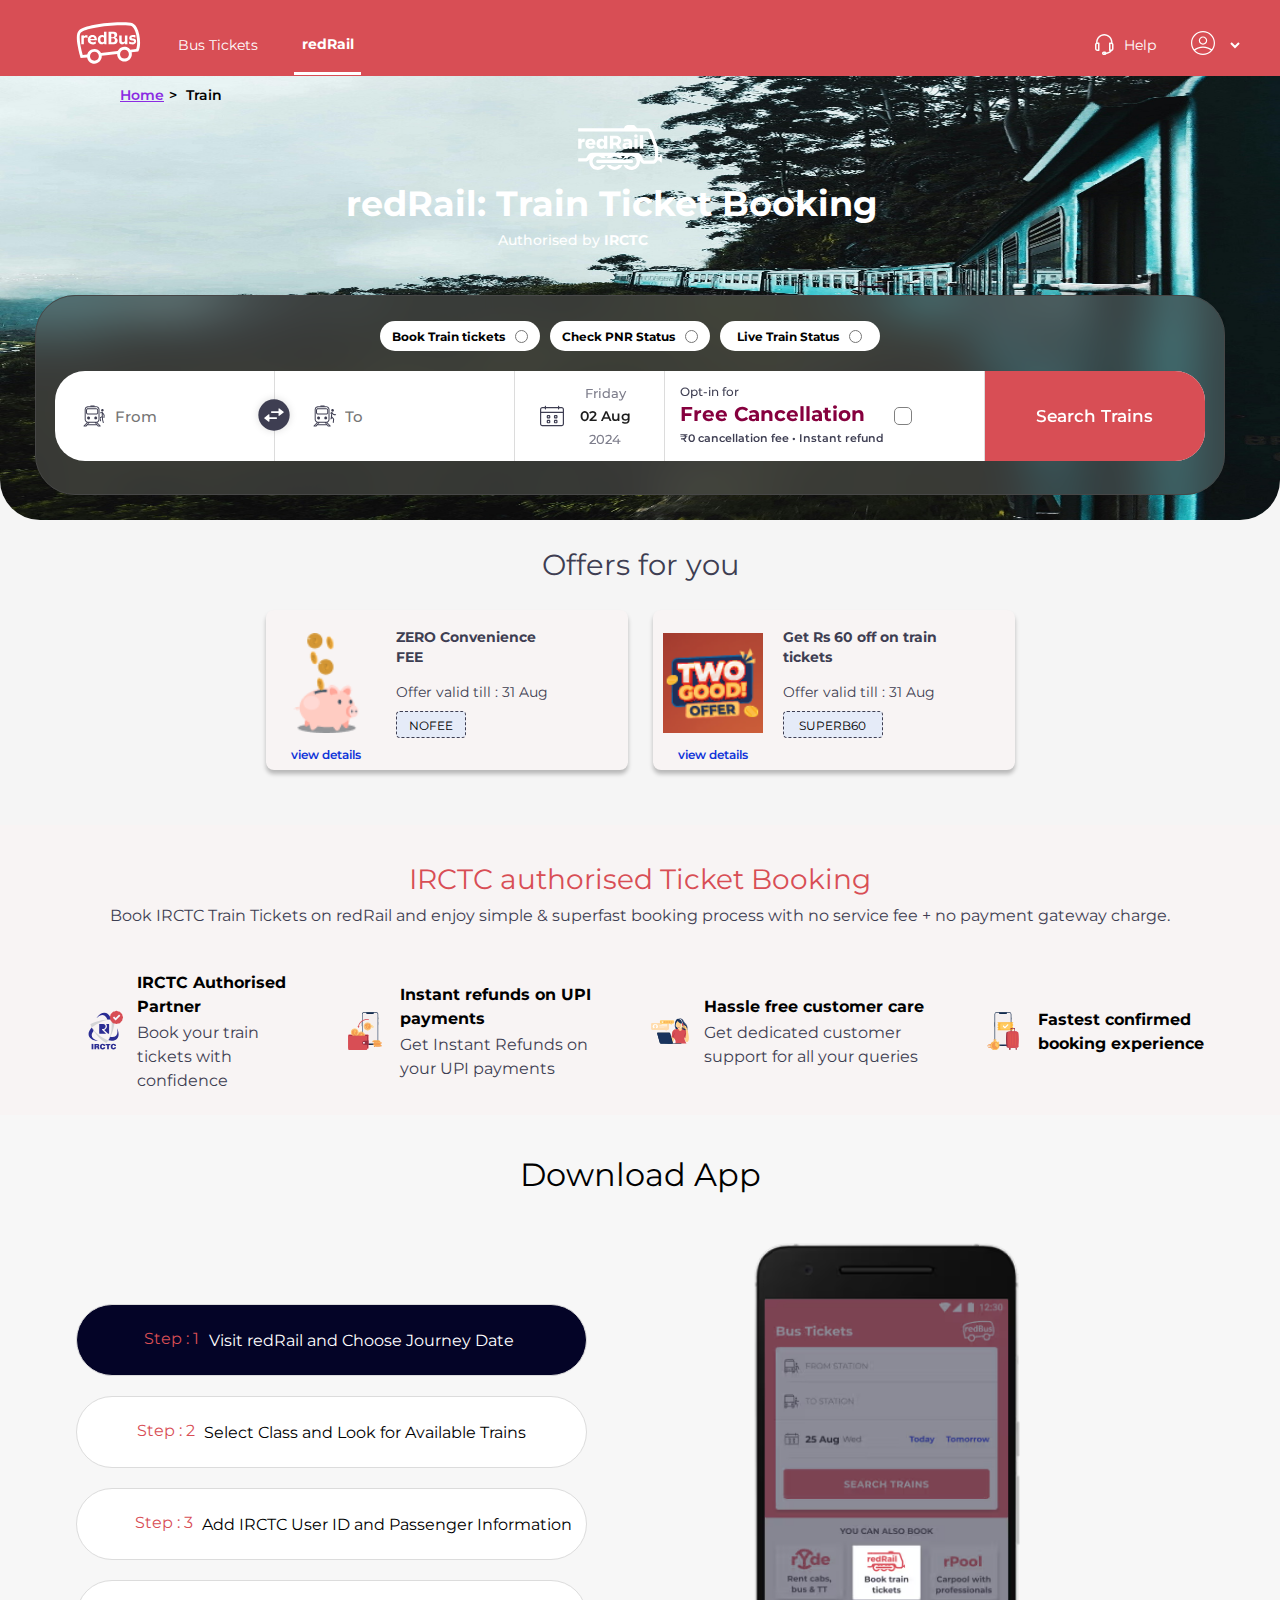
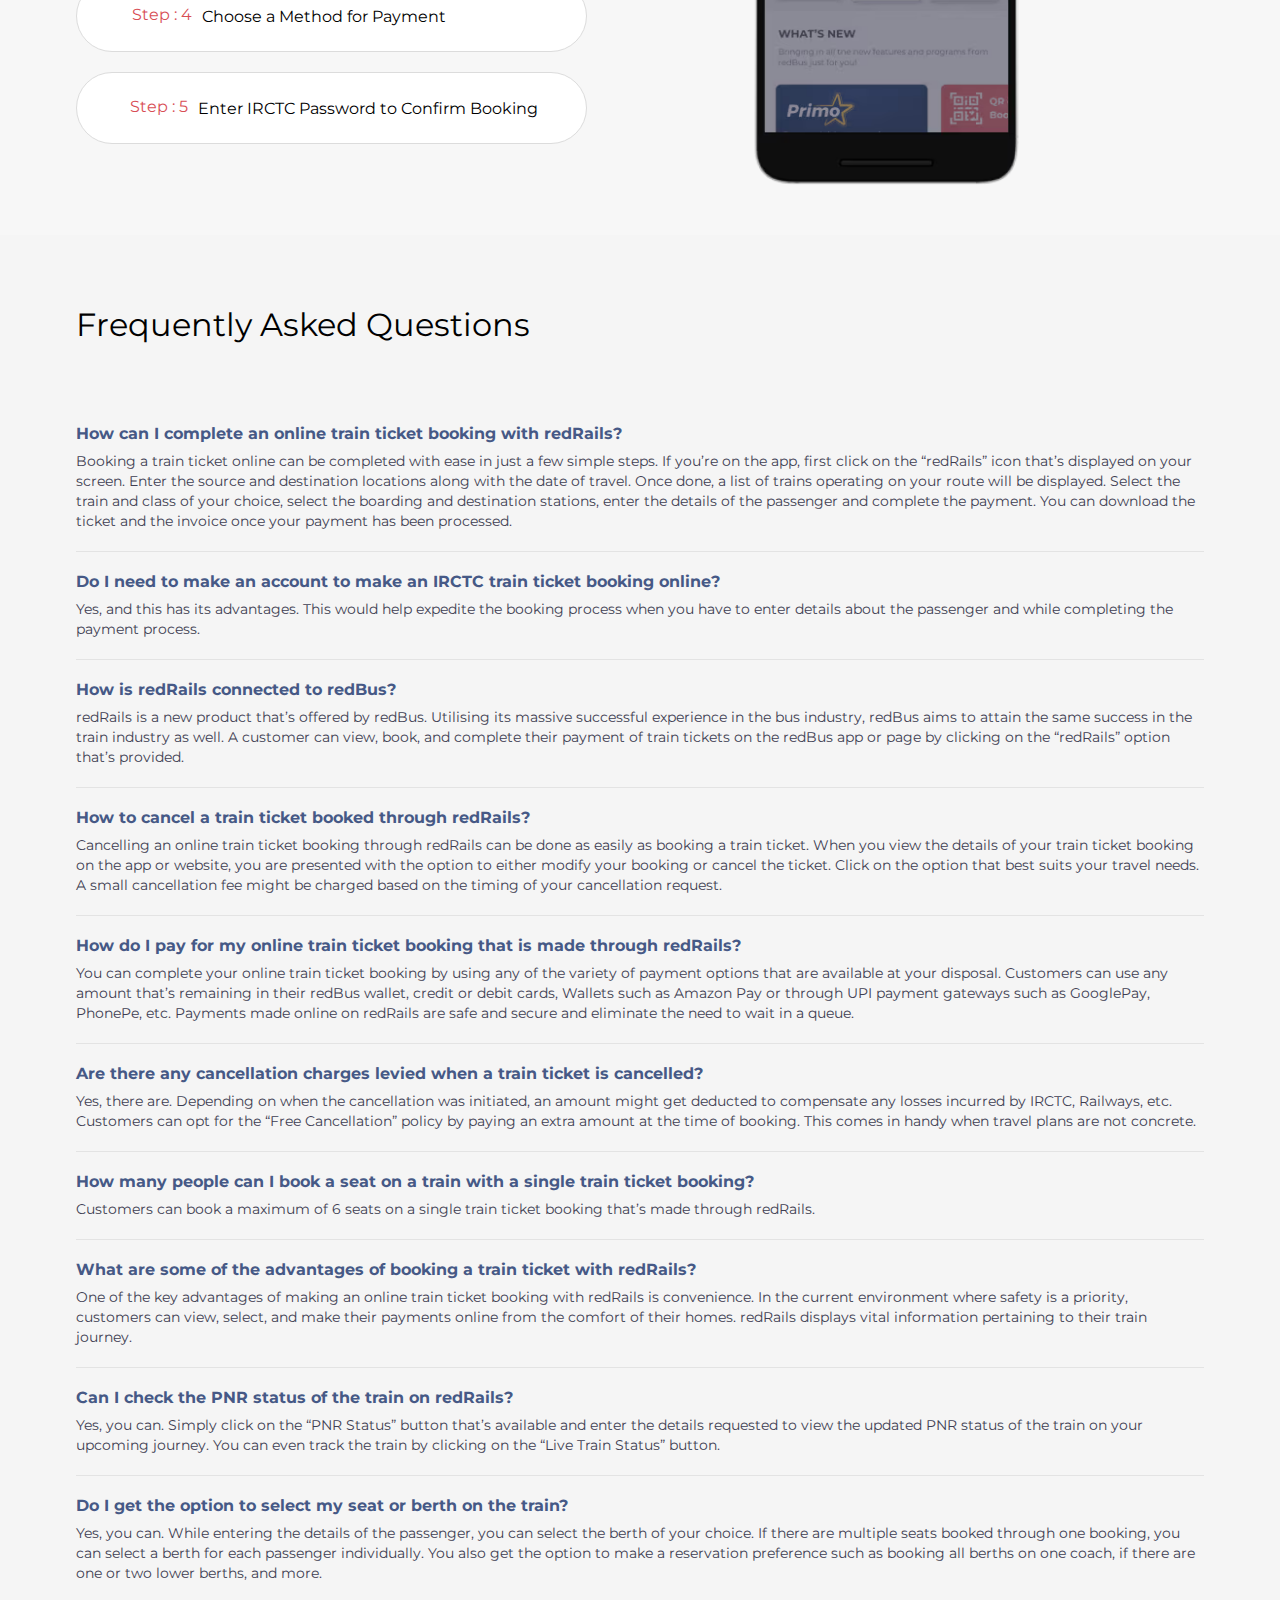
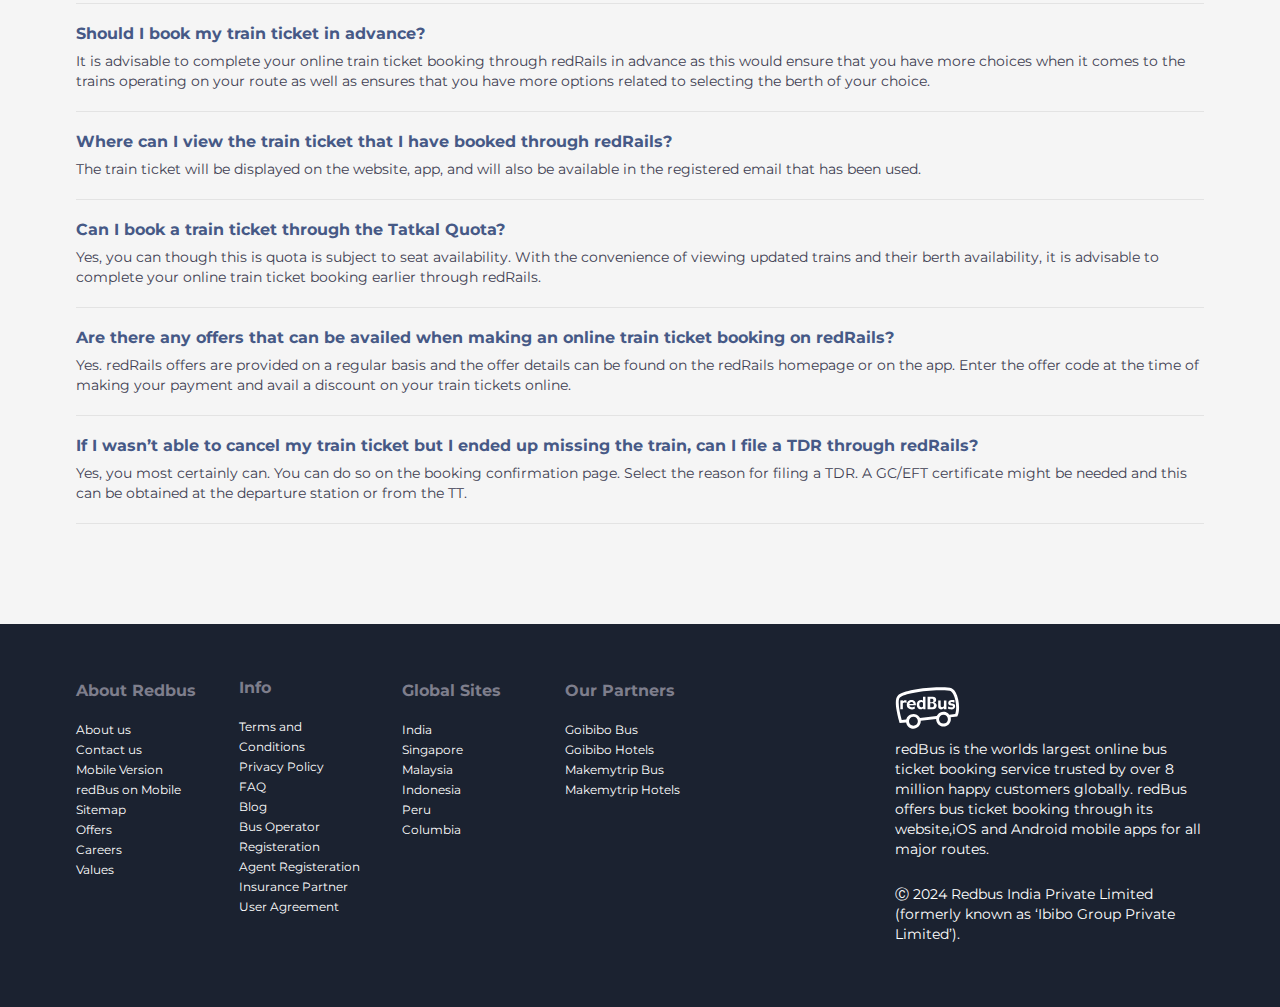
<file: train.html>
<!DOCTYPE html>
<html lang="en">

<head>
    <link rel="stylesheet" href="style.css">
    <link rel="icon" href="Images/bus logo.svg">
</head>

<body>
    <!-- Nav-bar-start -->
    <nav>
        <div class="nav-center">
            <div class="first-nav">
                <a href="index.html"><img src="Images/bus logo.svg" width="65px" height="42px"></a>
                <a href="index.html">Bus Tickets</a>
                <div class="first-nav3"><a href="train.html" id="redRail">redRail</a></div>
            </div>
            <div class="second-nav">
                <a href="">
                    <div class="help-two">
                        <img src="Images/help.svg" width="24px" height="24px">
                        <a href="">Help</a>
                    </div>
                </a>
                <div class="help-two">
                    <a href=""><img src="Images/user_profile.svg" width="24px" height="24px"></a>
                    <a href=""><select name="" id="" style="color: white; border: none; background-color: #d84e55;"></select></a>
                </div>
            </div>
        </div>
    </nav>
    <!-- Nav-bar-end -->
    <!-- train-banner-start -->
    <div class="train-banner">
        <img src="Images/train-banner.jpg" width="100%" height="100%" style="border-radius: 0 0 40px 40px;">
        <div class="train-banner-top">
            <a href="index.html" style="color:blueviolet; text-decoration: underline;">Home</a><a href="">></a><a href="train.html"> Train</a>
        </div>
        <div class="train-banner-second">
            <img src="Images/rails_logo_white.svg" width="88px" height="45px">
        </div>
        <div class="train-banner-third">
            redRail: Train Ticket Booking
        </div>
        <div class="train-banner-fourth">
            <span>Authorised by
                <b style="color: white; font-size: 14px;">IRCTC</b></span>
        </div>
        <div class="overlay">
            <div class="overlay-top">
                <a href="">
                    <div class="topper">
                        <p>Book Train tickets </p>
                        <input type="radio" name="" value="">
                        <img src="Images/exchange_station.svg" width="48px" height="48px">
                    </div>
                </a>
                <a href="">
                    <div class="topper">
                        <p>Check PNR Status</p>
                        <input type="radio" name="" value="">
                    </div>
                </a>
                <a href="">
                    <div class="topper">
                        <p>Live Train Status</p>
                        <input type="radio" name="" value="">
                    </div>
                </a>
            </div>
            <div class="overlay-bottom">
                <a href="">
                    <div class="b-one">
                        <div>
                            <img src="Images/train_src.svg" width="24px" height="24px">
                            <input type="text" placeholder="From">
                        </div>
                    </div>
                </a>
                <a href="">
                    <div class="b-one" style="width: 240px;">
                        <div>
                            <img src="Images/train_dest.svg" width="24px" height="24px">
                            <input type="text" placeholder="To">
                        </div>
                    </div>
                </a>
                <a href="">
                    <div class="b-three" style="width: 150px;">
                        <div>
                            <img src="Images/calendar_icon.svg" width="24px" height="24px">
                            <p style="font-size: 13px; color:rgb(172, 167, 167);">
                            <div class="cal">
                                <div class="day">Friday</div>
                                <div class="date">02 Aug</div>
                                <div class="year">2024</div>
                            </div>
                            </p>
                        </div>
                    </div>
                </a>

                <div class="b-four" style="width: 320px;">
                    <div style="line-height: 20px;">
                        <p style="font-size: 13px; color:rgb(172, 167, 167);">
                        <div class="free">
                            <div class="opt">Opt-in for</div>
                            <div class="cancel">Free Cancellation</div>
                            <div class="refund">₹0 cancellation fee • Instant refund</div>
                        </div>
                        </p>
                    </div>
                    <div
                        style="width: 18px; height: 18px; border-radius: 5px; border: 1px solid gray;margin-left: 10px;">
                    </div>
                </div>
                <a href="">
                    <div class="b-one-last">
                        <button class="last-box">Search Trains</button>
                    </div>
                </a>
            </div>
        </div>
    </div>
    <!-- train-banner-end -->
    <!-- offer-for-you-start -->
    <div class="offers-for-you">
        <h3 style="font-weight: 400;">Offers for you</h3>
    </div>
    <div class="offer-ticket">
        <a href="">
            <div class="offer-card">
                <div class="card-image">
                    <div><img src="Images/Piggybank.png" width="100px" height="100px"></div>
                    <div class="view-details">view details</div>
                </div>
                <div class="card-contact">
                    <div class="card-one">ZERO Convenience <br>FEE</div>
                    <div class="card-two">Offer valid till : 31 Aug</div>
                    <div class="card-three">NOFEE</div>
                </div>
            </div>
        </a>
        <a href="">
            <div class="offer-card">
                <div class="card-image">
                    <div><img src="Images/two.png" width="100px" height="100px"></div>
                    <div class="view-details">view details</div>
                </div>
                <div class="card-contact">
                    <div class="card-one">Get Rs 60 off on train <br>tickets</div>
                    <div class="card-two">Offer valid till : 31 Aug</div>
                    <div class="card-three" style="width: 100px;">SUPERB60</div>
                </div>
            </div>
        </a>
    </div>
    <!-- offer-for-you-end -->
    <!-- irctc-start -->
    <div class="main-irctc">
        <div class="irctc-contact">
            <div class="irctc-heading">
                <h2>IRCTC authorised Ticket Booking</h2>
            </div>
            <p>Book IRCTC Train Tickets on redRail and enjoy simple & superfast booking process with no service fee + no
                payment gateway charge.</p>
            <div class="fea-list">
                <div class="fea-card">
                    <div class="fea-icon"><img src="Images/partner_v2.svg" width="42px" height="67px"></div>
                    <div class="fea-contant">
                        <h4>IRCTC Authorised <br>Partner</h4>
                        <p>
                            Book your train <br>tickets with <br>confidence
                        </p>
                    </div>
                </div>
                <div class="fea-card">
                    <div class="fea-icon"><img src="Images/refunds_v2.svg" width="42px" height="67px"></div>
                    <div class="fea-contant">
                        <h4>Instant refunds on UPI <br>payments</h4>
                        <p>
                            Get Instant Refunds on <br>your UPI payments
                        </p>
                    </div>
                </div>
                <div class="fea-card">
                    <div class="fea-icon"><img src="Images/support_v2.svg" width="42px" height="67px"></div>
                    <div class="fea-contant">
                        <h4>Hassle free customer care</h4>
                        <p>
                            Get dedicated customer <br>support for all your queries
                        </p>
                    </div>
                </div>
                <div class="fea-card">
                    <div class="fea-icon"><img src="Images/booking_v2.svg" width="42px" height="67px"></div>
                    <div class="fea-contant">
                        <h4>Fastest confirmed <br> booking experience</h4>
                    </div>
                </div>
            </div>
        </div>
    </div>
    <!-- irctc-end -->
    <!-- mobile-section-start -->
    <div class="main-mobile">
        <div class="mobile-inner">
            <h1>Download App</h1>
            <div class="mobile-inner-bottom">
                <div class="mobile-inner-bottom-left">
                    <a href="">
                        <div class="m-i-b-l-1">
                            <span
                                style="color: #d84e55; font-size: 16px; margin-left:-15px; transform: translateY(-2px);">Step
                                : 1</span>
                            <p style="color: white; font-size: 16px;transform: translateX(10px);">Visit redRail and
                                Choose Journey Date</p>
                        </div>
                    </a>
                    <a href="">
                        <div class="m-i-b-l-1" style="background-color: white;">
                            <span
                                style="color: #d84e55; font-size: 16px; margin-left:-15px; transform: translate( 3px,-2px);">Step
                                : 2</span>
                            <p style="color:#000000; font-size:16px;transform: translateX(12px);">Select Class and Look
                                for Available Trains</p>
                        </div>
                    </a>
                    <a href="">
                        <div class="m-i-b-l-1" style="background-color: white;">
                            <span
                                style="color:#d84e55; font-size: 16px; margin-left:-15px; transform: translate(25px,-2px);">Step
                                : 3</span>
                            <p style="color: #000000; font-size: 16px;transform: translateX(34px);">Add IRCTC User ID
                                and Passenger Information</p>
                        </div>
                    </a>
                    <a href="">
                        <div class="m-i-b-l-1" style="background-color: white;">
                            <span
                                style="color:#d84e55; font-size: 16px; margin-left:-15px; transform: translate(-40px,-2px);">Step
                                : 4</span>
                            <p style="color:#000000; font-size: 16px;transform: translateX(-30px);"> Choose a Method for
                                Payment</p>
                        </div>
                    </a>
                    <a href="">
                        <div class="m-i-b-l-1" style="background-color: white;">
                            <span
                                style="color: #d84e55; font-size: 16px; margin-left:-15px; transform: translate(5px,-2px);">Step
                                : 5</span>
                            <p style="color: #000000; font-size: 16px;transform: translateX(15px);"> Enter IRCTC
                                Password to Confirm Booking</p>
                        </div>
                    </a>
                </div>
                <div class="mobile-inner-bottom-right">
                    <img src="Images/mob2_cont.avif" width="600px" height="600px">
                </div>
            </div>
        </div>
    </div>
    <!-- mobile-section-end -->
    <!-- asked-section-start -->
    <div class="main-asked">
        <h1>Frequently Asked Questions</h1>
        <div class="ask">
            <h4 style="color: rgb(70,89,134);">How can I complete an online train ticket booking with redRails?</h4>
            <p>
                Booking a train ticket online can be completed with ease in just a few simple steps. If you’re on the
                app, first click on the “redRails” icon that’s displayed on your screen. Enter the source and
                destination locations along with the date of travel. Once done, a list of trains operating on your route
                will be displayed. Select the train and class of your choice, select the boarding and destination
                stations, enter the details of the passenger and complete the payment. You can download the ticket and
                the invoice once your payment has been processed.
            </p>
        </div>
        <div class="ask">
            <h4 style="color: rgb(70,89,134);">
                Do I need to make an account to make an IRCTC train ticket booking online?
            </h4>
            <p>
                Yes, and this has its advantages. This would help expedite the booking process when you have to enter
                details about the passenger and while completing the payment process.
            </p>
        </div>
        <div class="ask">
            <h4 style="color: rgb(70,89,134);">
                How is redRails connected to redBus?
            </h4>
            <p>
                redRails is a new product that’s offered by redBus. Utilising its massive successful experience in the
                bus industry, redBus aims to attain the same success in the train industry as well. A customer can view,
                book, and complete their payment of train tickets on the redBus app or page by clicking on the
                “redRails” option that’s provided.
            </p>
        </div>
        <div class="ask">
            <h4 style="color: rgb(70,89,134);">
                How to cancel a train ticket booked through redRails?
            </h4>
            <p>
                Cancelling an online train ticket booking through redRails can be done as easily as booking a train
                ticket. When you view the details of your train ticket booking on the app or website, you are presented
                with the option to either modify your booking or cancel the ticket. Click on the option that best suits
                your travel needs. A small cancellation fee might be charged based on the timing of your cancellation
                request.
            </p>
        </div>
        <div class="ask">
            <h4 style="color: rgb(70,89,134);">
                How do I pay for my online train ticket booking that is made through redRails?
            </h4>
            <p>
                You can complete your online train ticket booking by using any of the variety of payment options that
                are available at your disposal. Customers can use any amount that’s remaining in their redBus wallet,
                credit or debit cards, Wallets such as Amazon Pay or through UPI payment gateways such as GooglePay,
                PhonePe, etc. Payments made online on redRails are safe and secure and eliminate the need to wait in a
                queue.
            </p>
        </div>
        <div class="ask">
            <h4 style="color: rgb(70,89,134);">
                Are there any cancellation charges levied when a train ticket is cancelled?
            </h4>
            <p>
                Yes, there are. Depending on when the cancellation was initiated, an amount might get deducted to
                compensate any losses incurred by IRCTC, Railways, etc. Customers can opt for the “Free Cancellation”
                policy by paying an extra amount at the time of booking. This comes in handy when travel plans are not
                concrete.
            </p>
        </div>
        <div class="ask">
            <h4 style="color: rgb(70,89,134);">
                How many people can I book a seat on a train with a single train ticket booking?
            </h4>
            <p>
                Customers can book a maximum of 6 seats on a single train ticket booking that’s made through redRails.
            </p>
        </div>
        <div class="ask">
            <h4 style="color: rgb(70,89,134);">
                What are some of the advantages of booking a train ticket with redRails?
            </h4>
            <p>
                One of the key advantages of making an online train ticket booking with redRails is convenience. In the
                current environment where safety is a priority, customers can view, select, and make their payments
                online from the comfort of their homes. redRails displays vital information pertaining to their train
                journey.
            </p>
        </div>
        <div class="ask">
            <h4 style="color: rgb(70,89,134);">
                Can I check the PNR status of the train on redRails?
            </h4>
            <p>
                Yes, you can. Simply click on the “PNR Status” button that’s available and enter the details requested
                to view the updated PNR status of the train on your upcoming journey. You can even track the train by
                clicking on the “Live Train Status” button.
            </p>
        </div>
        <div class="ask">
            <h4 style="color: rgb(70,89,134);">
                Do I get the option to select my seat or berth on the train?
            </h4>
            <p>
                Yes, you can. While entering the details of the passenger, you can select the berth of your choice. If
                there are multiple seats booked through one booking, you can select a berth for each passenger
                individually. You also get the option to make a reservation preference such as booking all berths on one
                coach, if there are one or two lower berths, and more.
            </p>
        </div>
        <div class="ask">
            <h4 style="color: rgb(70,89,134);">
                Should I book my train ticket in advance?
            </h4>
            <p>
                It is advisable to complete your online train ticket booking through redRails in advance as this would
                ensure that you have more choices when it comes to the trains operating on your route as well as ensures
                that you have more options related to selecting the berth of your choice.
            </p>
        </div>
        <div class="ask">
            <h4 style="color: rgb(70,89,134);">
                Where can I view the train ticket that I have booked through redRails?
            </h4>
            <p>
                The train ticket will be displayed on the website, app, and will also be available in the registered
                email that has been used.
            </p>
        </div>
        <div class="ask">
            <h4 style="color: rgb(70,89,134);">
                Can I book a train ticket through the Tatkal Quota?
            </h4>
            <p>
                Yes, you can though this is quota is subject to seat availability. With the convenience of viewing
                updated trains and their berth availability, it is advisable to complete your online train ticket
                booking earlier through redRails.
            </p>
        </div>
        <div class="ask">
            <h4 style="color: rgb(70,89,134);">
                Are there any offers that can be availed when making an online train ticket booking on redRails?
            </h4>
            <p>
                Yes. redRails offers are provided on a regular basis and the offer details can be found on the redRails
                homepage or on the app. Enter the offer code at the time of making your payment and avail a discount on
                your train tickets online.
            </p>
        </div>
        <div class="ask">
            <h4 style="color: rgb(70,89,134);">
                If I wasn’t able to cancel my train ticket but I ended up missing the train, can I file a TDR through
                redRails?
            </h4>
            <p>
                Yes, you most certainly can. You can do so on the booking confirmation page. Select the reason for
                filing a TDR. A GC/EFT certificate might be needed and this can be obtained at the departure station or
                from the TT.
            </p>
        </div>
    </div>
    <!-- asked-section-end -->
    <!-- footer-start -->
    <div class="train-footer">
        <div class="train-footer-inner">
            <div class="t-f-i-1">
                <h4>About Redbus</h4>
                <ul class="train-list">
                    <a href="">
                        <li>About us</li>
                    </a>
                    <a href="">
                        <li>Contact us</li>
                    </a>
                    <a href="">
                        <li>Mobile Version</li>
                    </a>
                    <a href="">
                        <li>redBus on Mobile</li>
                    </a>
                    <a href="">
                        <li>Sitemap</li>
                    </a>
                    <a href="">
                        <li>Offers</li>
                    </a>
                    <a href="">
                        <li>Careers</li>
                    </a>
                    <a href="">
                        <li>Values</li>
                    </a>
                </ul>
            </div>
            <div class="t-f-i-1">
                <h4 style="margin-top:34px;">Info</h4>
                <ul class="train-list">
                    <a href="">
                        <li>Terms and Conditions</li>
                    </a>
                    <a href="">
                        <li>Privacy Policy</li>
                    </a>
                    <a href="">
                        <li>FAQ</li>
                    </a>
                    <a href="">
                        <li>Blog</li>
                    </a>
                    <a href="">
                        <li>Bus Operator</li>
                    </a>
                    <a href="">
                        <li>Registeration</li>
                    </a>
                    <a href="">
                        <li>Agent Registeration</li>
                    </a>
                    <a href="">
                        <li>Insurance Partner</li>
                    </a>
                    <a href="">
                        <li>User Agreement</li>
                    </a>
                </ul>
            </div>
            <div class="t-f-i-1" style="margin-top: -60px;">
                <h4>Global Sites</h4>
                <ul class="train-list">
                    <a href="">
                        <li>India</li>
                    </a>
                    <a href="">
                        <li>Singapore</li>
                    </a>
                    <a href="">
                        <li>Malaysia</li>
                    </a>
                    <a href="">
                        <li>Indonesia</li>
                    </a>
                    <a href="">
                        <li>Peru</li>
                    </a>
                    <a href="">
                        <li>Columbia</li>
                    </a>
                </ul>
            </div>
            <div class="t-f-i-1" style="margin-top: -100px;">
                <h4>Our Partners</h4>
                <ul class="train-list">
                    <a href="">
                        <li>Goibibo Bus</li>
                    </a>
                    <a href="">
                        <li>Goibibo Hotels</li>
                    </a>
                    <a href="">
                        <li>Makemytrip Bus</li>
                    </a>
                    <a href="">
                        <li>Makemytrip Hotels</li>
                    </a>
                </ul>
            </div>
            <div class="right-block">
                <img src="Images/bus logo.svg" width="65px" height="42px">
                <p class="right-1">
                    redBus is the worlds largest online bus ticket booking service trusted by over 8 million happy
                    customers globally. redBus offers bus ticket booking through its website,iOS and Android mobile apps
                    for all major routes.
                </p>
                <p class="right-1">
                    Ⓒ 2024 Redbus India Private Limited (formerly known as ‘Ibibo Group Private Limited’).
                </p>
            </div>
        </div>
    </div>
    <!-- footer-end -->
</body>

</html>
</file>
<file: style.css>
@import url('https://fonts.googleapis.com/css2?family=Montserrat:ital,wght@0,100..900;1,100..900&display=swap');
*{
    margin: 0;
    padding: 0;
    box-sizing: border-box;
    font-family: "Montserrat";
}
body{
    background-color: whitesmoke;
}
a{
    text-decoration: none;
    color: inherit;
}
.main{
    width: 100%;
    position: sticky;
    top: 0;
    z-index: 1;
    background-color: white;
}
.main-header{
    width: 100%;
    height: 100px;
}
header{
    width: 1220px;
    /* background-color: pink; */
    height: 100px;
    margin: auto;
    display: flex;
    align-items: center;
}
span{
    font-size: 18px;
    color: rgba(211, 211, 211, 0.9);
    margin-left: 50px;
}
.bus{
    width: 105px;
    height: 70px;
    background-color: #d84e55;
    border-radius: 10px;
    margin-left: 30px;
}
.bus-ticket{
    color: white;
    font-weight: 500;
    font-size: 14px;
    display: flex;
    justify-content: center;
}
.bus-img img{
    filter: brightness(0) invert(1);
    width: 100px;
    height: 20px;
    margin-top: 15px;
}
.train{
    width: 105px;
    height: 70px;
    background-color: transparent;
    border-radius: 10px;
    margin-left: 20px;
    transition: 400ms;
}
.train-ticket{
    color: black;
    font-weight: 500;
    font-size: 14px;
    display: flex;
    justify-content: center;
}
.train-img img{
    filter: brightness(0) invert(0);
    width: 100px;
    height: 20px;
    margin-top: 15px;
}
sup{
    width: 48px;
    height: 17px;
    text-align: center;
    position: absolute;
    top: 20px;
    left: 378px;
    background-color: #60b681;
    border-radius: 5px;
    color: white;
    font-size: 12px;
    font-weight: 500;
}
.train:hover{
    background-color: rgba(211, 211, 211,0.4);
}
.train:hover .train-img img{
   filter: brightness(1) grayscale(0);
}
.help-account{
    width: 400px;
    display: flex;
    align-items: center;
    margin-left: 595px;
    gap: 20px;
}
.help{
    width: 72px;
    height: 32px;
    background-color: transparent;
    border-radius: 10px;
    display: flex;
    align-items: center;
    justify-content: space-around;
    font-weight: 500;
    color: rgba(0, 0, 0, 0.7);
    transition: 400ms;
}
.account{
    width: 117px;
    height: 32px;
    background-color: transparent;
    border-radius: 10px;
    display: flex;
    align-items: center;
    justify-content: space-around;
    font-weight: 500;
    color: rgba(0, 0, 0, 0.7);
    transition: 400ms;
}
.help:hover{
    background-color: rgba(211, 211, 211,0.4);
}
.account:hover{
    background-color: rgba(211, 211, 211,0.4);
}
.account-multiple-menu{
    position: absolute;
    width: 150px;
    background-color: white;
    height: 245px;
    box-shadow: 0 0 2px gray;
    border-radius: 10px;
    top: 67px;
    right: 0px;
    display: flex;
    justify-content: space-around;
    opacity: 0;
    visibility: hidden;
    transition: 500ms;
}
.account:hover .account-multiple-menu{
    opacity: 1;
    visibility: visible;
}
.account ul{
    list-style: none;
    font-size: 14px;
    display: flex;
    flex-direction: column;
    justify-content: space-around;
}
.banner{
    position: relative;
}
.banner-text{
    position: absolute;
    top: 45px;
    left: 260px;
}
.booking{
    width: 100%;
    height: 104px;
    /* background-color: pink; */
    position: absolute;
    top: 155px;
    display: flex;
    justify-content: center;
}
.inner-booking{
    width: 1128px;
    height: 104px;
    background-color: #d84e55;
    border-radius: 30px 30px 30px 30px;
    display: flex;
}
.booking-one{
    width: 310px;
    height: 104px;
    background-color: white;
    border-radius: 30px 0 0 30px;
    border-right: 1px gray solid;
    display: flex;
    align-items: center;
    gap: 5px;
    position: relative;
}
.booking-two{
    width: 320px;
    height: 104px;
    background-color: white;
    border-right: 1px gray solid;
    display: flex;
    align-items: center;
    gap: 5px;
    position: relative;
}
.booking-three{
    width: 310px;
    height: 104px;
    background-color: white;
    display: flex;
    align-items: center;
    gap: 5px;
    position: relative;
    transition: 500ms;
}
.one-icon{
    width: 30px;
    font-size: 20px;
    position: absolute;
    left: 30px;
}
.one-text{
    width: 260px;
    font-size: 14px;
    position: absolute;
    left: 70px;
    top: 30px;
}
.input-two{
    width: 248px;
    position: absolute;
    top: 50px;
    left: 60px;
    outline: none;
    border: none;
    font-weight: 700;
}
.two-icon{
    width: 30px;
    font-size: 20px;
    position: absolute;
    left: 30px;
}
.two-text{
    width: 260px;
    font-size: 14px;
    position: absolute;
    left: 70px;
    top: 30px;
}
.three-icon{
    width: 30px;
    margin-left: 15px;
    font-size: 20px;
}
.three-text{
    width: 260px;
    font-size: 14px;
}
.booking-four{
    width: 188px;
    height: 104px;
    border-radius: 0 30px 30px 0;
}
.button{
    width: 188px;
    height: 104px;
    background-color: transparent;
    border: none;
    color: white;
    font-size: large;
    font-weight: 700;
    cursor: pointer;
}
.mega-menu{
    position: absolute;
    width: 310px;
    background-color: white;
    height: 220px;
    box-shadow: 0 0 2px gray;
    top: 104px;
    left: 0;
    display: flex;
    justify-content: space-around;
    opacity: 0;
    visibility: hidden;
    transition: 500ms;
}
.booking-three:hover .mega-menu{
    opacity: 1;
    visibility: visible;
    z-index: 1;
}
.trending{
    width: 100%;
    height: 307px;
    position: relative;
}
.trending-offer{
    width: 1180px;
    height: 307px;
    margin-left: 43px;
    border-radius: 30px;
    background: rgb(255, 255, 255);
    position: absolute;
    top: -70px;
}
.offer-text{
    margin: 35px 0 0 30px;
    font-size: 28px;
    font-weight: 600;
    color: rgb(29, 29, 29);
    float: left;
}
.view-all{
    width: 110px;
    height: 40px;
    margin: 35px 30px 0 0 ;
    color: rgb(16, 52, 217);
    font-weight: 600;
    font-size: 18px;
    border: 1px solid rgb(170, 170, 170);
    border-radius: 30px;
    padding: 9px 15px 9px 17px;
    float: right;
}
.offer-coupon{
    width: 1120px;
    height: 170px;
    /* background-color: slategray; */
    margin: 110px 0 0 30px;
    display: flex;
    justify-content: space-between;
}
.offer-box{
    width: 310px;
    height: 170px;
    border-radius: 20px;
    display: flex;
    justify-content: space-evenly;
    align-items: center;
}
.offer-box-img{
    width: 90px;
    height: 139px;
    /* background-color: #60b681; */
    display: flex;
    align-items: center;
    justify-content: center;
}
.offer-box-text{
    width: 200px;
    height: 139px;
    display: flex;
    flex-direction: column;
    justify-content: space-around;
    /* background-color: wheat; */
}
.offer-box-img img{
    border-radius: 50%;
}
.bus-name{
    width: 38px;
    height: 22px;
    background-color: rgba(255, 255, 255, 0.2);
    font-size: 12px;
    border-radius: 20px;
    display: flex;
    align-items: center;
    justify-content: center;
    color: white;
}
.save{
    /* width: fit-content; */
    font-size: 17px;
    font-weight: 700;
    color: white;
}
.valid{
    font-size: 12px;
    color: white;
    font-weight: 400;
}
.icici-text{
    width: 55px;
    height: 25px;
    font-size: 12px;
    font-weight: 600;
    color: white;
    border: 1px dashed rgb(255, 255, 255);
    background-color: rgba(255, 255, 255, 0.2);
    border-radius: 5px;
    display: flex;
    align-items: center;
    justify-content: center;
}
.govt-box{
    width: 1180px;
    height: 352px;
    margin:auto;
    display: flex;
    flex-direction: column;
    justify-content: space-between;
    /* background-color: orange; */
}
.govt-bus{
    display: inline;
    font-size: 40px;
    font-weight: 400;
}
.view-all-two{
    width: 110px;
    height: 40px;
    margin: 4px -15px 0 0 ;
    color: rgb(16, 52, 217);
    font-weight: 600;
    font-size: 18px;
    border: 1px solid rgb(170, 170, 170);
    border-radius: 30px;
    padding: 9px 15px 9px 17px;
    float: right;
}
.govt-poster{
    width: 100%;
    height: 230px;
    display: flex;
    justify-content: space-around;
    /* background-color: rgb(233, 217, 219); */
}
.govt-poster-inner{
    width: 480px;
    height: 230px;
    background-color: #fae9ea;
    border-radius: 16px;
}
.poster-inner-footer{
    font-size: 12px;
    font-weight: 700;
    text-align: center;
    padding-top: 10px;
}
.poster-inner{
    width: 480px;
    height: 200px;
    background-color: white;
    border-radius: 16px;
}
.poster-inner-one{
    height: 89px;
    border-bottom: 1px solid #e5e5e5;
    display: flex;
    padding: 16px;
}
.inner-one-second{
    margin-left: 10px;
}
.second-a{
    display: flex;
}
.sec-a-2{
    height: 23px;
    width: 53px;
    background-color: #60b681;
    float: left;
    margin: 3px 0 0 10px ;
    border-radius: 7px;
    font-size: 14px;
    text-align: center;
    padding-top: 3px;
    color: white;
}
.second-b{
    margin: 5px 0 0 4px;
    color: rgb(111, 111, 111);
    font-size: 18px;
}
.poster-inner-two{
    height: 65px;
    display: flex;
    justify-content: center;
    align-items: center;
    color: rgb(111, 111, 111);
}
.poster-inner-three{
    width: 447px;
    height: 24px;
    display: flex;
    gap: 8px;
    margin-left: 17px;
    background-color: #f2f2f8;
    border-radius: 7px;
    color: #1d1d1d;
    font-size: 14px;
    font-weight: 500;
}
.small-bus{
    width: 25px;
    height: 16px;
    margin: 4px 0 0 85px;
}
.small-bus img{
    width: 100%;
    height: 100%;
}
.train-main{
    width: 1263px;
    height: 627px;
    margin-top: 80px;
    /* background-color: skyblue; */
    display: flex;
}
.train-text{
    width: 625px;
    height: 627px;
    margin-left: -33px;
    /* background-color: #60b681; */
}
.train-pic{
    width: 565px;
    position: relative;
    margin-left: 70px;
}
.rail-pop{
    width: 100%;
    position: absolute;
    top: 0;
    left: 35px;
}
/* .blank{
    width: 120%;
    position: absolute;
    top: 0;
    left: 0px;
} */
.first-text{
    width: 100%;
    margin-left: 124px;
    font-size: 40px;
}
.second-text{
    margin: 50px 0 0 145px;
    display: flex;
}
.second-text img{
    width: 50px;
    height: 28px;
}
.pp{
    color: #d84e55;
    margin: 5px 0 0 10px;
}
.line{
    width: 220px;
    height: 4px;
    border-top: 3px #d84e55 solid;
    border-bottom: 2px transparent solid;
    border-radius: 50px;
    margin: 15px 0 0 117px;
}
.a{
    margin: 40px 0 0 115px;
    font-weight: 400;
    color: rgb(29, 29, 29);
    line-height: 30px;
}
.ir-text{
    display: flex;
    gap: 20px;
    margin: 30px 0 0 120px;
}
.book-train-tickets{
    width: 230px;
    height: 50px;
    background-color: #d84e55;
    display: flex;
    justify-content: center;
    align-items: center;
    gap: 10px;
    color: white;
    font-weight: 700;
    margin: 65px 0 0 125px;
    border-radius: 15px;
}
.enjoy{
    width: 1090px;
    height: 442px;
    background-image: url(Images/appInstallbg.svg);
    background-size: cover;
    background-position: right center;
    border-radius: 48px;
    padding: 32px;
    margin: 120px 0 0 90px;
    position: relative;
}
.enjoy-text{
    color: white;
    font-size: 30px;
    position: absolute;
    top: 45px;
    left: 32px;
}
.white-div{
    
    height: 80%;
    display: flex;
    flex-direction: column;
    justify-content: space-between;
    padding: 3rem 2rem;
    background-color: rgb(255, 255, 255);
    border-radius: 1rem;
    width: 23.5rem;
    gap: 3.8rem;
    margin-top: 85px;
}
.scanner{
    color: white;
    position: absolute;
    top: 170px;
    left: 470px;
}
.scanner img{
    position: absolute;
    top: 50px;
    left: 0;
}

.top {
    height: 68px;
    display: flex;
    flex-direction: column;
    gap: 20px;
}

.access {
    display: flex;
    gap: 15px;
}

.bottom {
    height: 91px;
    display: flex;
    justify-content: space-between;
}

.b-l-1 b {
    font-weight: 700;
}

.bottom-left {
    display: flex;
    flex-direction: column;
    gap: 7px;
}
.main-lower-3 {
    position: absolute;
    display: flex;
    flex-direction: column;
    top: 175px;
    left: 655px;
    gap: 10px;
}
.primo {
    width: 1150px;
    height: 476px;
    margin: 120px 0 0 105px;
    display: flex;
}

.primo-img {
    width: 690px;
    height: 100%;
    margin-left: -15px;
    /* border-radius:20px 0px 0px 20px  ; */
}

.primo-img img {
    border-radius: 40px 0px 0px 40px;
}

.primo-text {
    width: 400px;
    height: 100%;
    border-radius: 0px 40px 40px 0px;
    background-color: rgb(35, 48, 88);
    color: white;
    display: flex;
    flex-direction: column;
    justify-content: center;
    align-items: center;
    gap: 55px;
}

.primo-text-1 {
    display: flex;
    gap: 65px;
}

.primo-text-1 i {
    filter: brightness(4);
    font-size: 60px;
}

.promo-text-left {
    color: white;
    font-size: 30px;
}

.primo-text-2 {
    display: flex;
    gap: 70px;
    line-height: 35px;
}

.primo-text-2 i {
    filter: brightness(4);
    font-size: 60px;
}

.primo-text-3 {
    display: flex;
    gap: 65px;
}

.primo-text-3 i {
    filter: brightness(4);
    font-size: 55px;
}
.global {
    width: 1050px;
    margin: auto;
    margin-top: 250px;
}

.flag-outer {
    margin-top: 30px;
    display: flex;
    justify-content: space-between;
}

.flag1 div {
    font-size: 1rem;
    font-weight: 600;
    line-height: 1.5rem;
    color: rgb(29, 29, 29);
    padding: 0.6rem 1rem;
}

.flag1:hover .country {
    background-color: #ebe7e7;
    border-radius: 40px;
}
.tickets-online {
    width: 1050px;
    margin: auto;
    margin-top: 110px;
}

.tickets-online h1 {
    color: #1D1D1D;
    font-size: 2.5rem;
    font-style: normal;
    font-weight: 400;
    line-height: 2.5rem;
    margin-bottom: 40px;
}

.tickets-online p {
    line-height: 30px;
    word-spacing: 1.5px;
    letter-spacing: 0.5px;
}
.book-now {
    width: 1050px;
    border: 1px solid rgb(224, 216, 216);
    margin: auto;
    position: relative;
    height: 150px;
    border-radius: 20px;
    position: relative;
    margin-top: 25px;
}

.book-now img {
    position: absolute;
    left: 55px;
    top: 55px;
}

.text {
    width: 680px;
    position: absolute;
    left: 155px;
    top: 45px;

}

.deals {
    width: 798px;
    display: flex;
    font-weight: 600;
    font-size: 15px;
    margin-bottom: 16px;
    gap: 10px;
}

/* .deals span{
    display: inline;
    margin-right: 2px;
    padding: 0px;
}  */
.deals1 {
    width: 100px;
    display: flex;
    gap: 3px;
    border-right: 2px solid gray;
}

.deals2 {
    width: 160px;
    display: flex;
    gap: 3px;
    border-right: 2px solid gray;
}

.deals3 {
    /* width:160px; */
    display: flex;
    gap: 3px;
    border-right: 2px solid gray;
    border: none;
}

.unlock {
    background-color: #d84e55;
    font-weight: 600;
    color: #fff;
    border-radius: 8px;
    height: 3rem;
    width: 8.313rem;
    cursor: pointer;
    margin-right: 1.5rem;
    border: none;
    position: absolute;
    left: 870px;
}

.fa {
    width: 1030px;
    margin: 120px 115px;
}

.fa h2 {
    font-weight: 400;
    margin: 0 0 2.5rem 0;
    font-size: 2.5rem;
    line-height: 2.5rem;
    color: #1D1D1D;
}

.fa-ul ul {
    font-weight: 370;
    font-size: 18px;
    display: flex;
    gap: 38px;
    transform: translateX(-40px);
    margin-top: 55px;

}
.fa-ul ul a:hover{
    border-bottom: 3px solid rgb(197, 194, 194);
}
.plus-outer{
    margin-top: -85px;
    display: flex;
    justify-content: center;
    gap: 25px;
    flex-direction: column;
}
.plus1{
    width: 1030px;
    margin: auto;
    height: 76px;
    border: 1px solid rgb(238, 234, 234);
    border-radius: 10px;
    display: flex;
    justify-content: center;
    align-items: center;
    gap: 650px;
}
.plus2{
    width: 1030px;
    margin: auto;
    height: 76px;
    border: 1px solid rgb(238, 234, 234);
    border-radius: 10px;
    display: flex;
    justify-content: center;
    align-items: center;
    gap: 550px;
}
.plus3{
    width: 1030px;
    margin: auto;
    height: 76px;
    border: 1px solid rgb(238, 234, 234);
    border-radius: 10px;
    display: flex;
    justify-content: center;
    align-items: center;
    gap: 715px;
}
.plus4{
    width: 1030px;
    margin: auto;
    height: 76px;
    border: 1px solid rgb(238, 234, 234);
    border-radius: 10px;
    display: flex;
    justify-content: center;
    align-items: center;
    gap:460px;
}
.plus5{
    width: 1030px;
    margin: auto;
    height: 76px;
    border: 1px solid rgb(238, 234, 234);
    border-radius: 10px;
    display: flex;
    justify-content: center;
    align-items: center;
    gap:715px;
}
.plus6{
    width: 1030px;
    margin: auto;
    height: 76px;
    border: 1px solid rgb(238, 234, 234);
    border-radius: 10px;
    display: flex;
    justify-content: center;
    align-items: center;
    gap: 640px;
}
.plus7{
    width: 1030px;
    margin: auto;
    height: 76px;
    border: 1px solid rgb(238, 234, 234);
    border-radius: 10px;
    display: flex;
    justify-content: center;
    align-items: center;
    gap: 710px;
}
.plus8{
    width: 1030px;
    margin: auto;
    height: 76px;
    border: 1px solid rgb(238, 234, 234);
    border-radius: 10px;
    display: flex;
    justify-content: center;
    align-items: center;
    gap: 640px;
}
.arrow{
    padding: 1rem .5rem .75rem;
    border: 1px solid #3e3e52;
    border-radius: 16px;
    width: 40px;
    height: 56px;
    background: #fff;
    cursor: pointer;
    display: flex;
    justify-content: center;
    position: sticky;
    bottom: 30px;
    transform: translateX(1193px);
    margin-top: 70px;
}
.footer{
    width: 100%;
    background-color: #f7f7f7;
    height: 850px;
}
.footer-top{
    width: 1200px;
    margin: 30px auto;    
}
.popular{
    border-bottom: 1px solid rgb(197, 194, 194);
    padding-top: 60px;
    padding-bottom: 35px;
    display: flex;
    justify-content: space-between;
    align-items: center;
    height: 100px;
}
.popular i{
    font-size: 24px;
    font-weight:bold;
}
.footer-dealbut{
    width: 1200px;
    margin: auto;
    margin-top: 70px;
    display: flex;
    justify-content: space-between;
    align-items: center;
    height: 370px;
    border-bottom: 1px solid rgb(197, 194, 194);
}
.f-b-1{
    width: 272px;
    height: 300px;
}
.f-b-1 p{
    font-size: 14px;
}
.f-b-2{
    width: 130px;
    height: 300px;
    display: flex;
    flex-direction: column;
    align-items: center;
    gap: 10px;
}
.f-b-2 strong{
    font-size:18px;
    color: #1d1d1d;
    margin: 0;
    font-weight: 670;
}
.f-b-2 ul{
    display: flex;
    flex-direction: column;
    gap: 10px;
}
.f-b-2 li{
    color: #3e3e52;
    font-size: 14px;
}
.footer-last{
    width: 1200px;
    margin: auto;
    display: flex;
    justify-content: space-between;
    margin-top: 40px;
}
.footer-logo{
    width: 168px;
    display: flex;
    justify-content: space-between;
}
.postion{
    width: 40px;
    height: 40px;
    border-radius: 50%;
    border: 1px solid rgb(219, 218, 218);
    display: flex;
    justify-content: center;
    align-items: center;
    z-index: 2;
    transform: translateX(290px);
    background-color: white;
}


/*second-page-start  */

nav{
    position: fixed;
    width: 100%;
    height: 76px;
    top: 0;
    left: 0;
    background:#d84e55;
    color:white;
    padding-top:13.600px;
    z-index: 100;
}
.nav-center{
    width: 1128px;
    height: 63px;
    margin: auto;
    display: flex;
    justify-content: space-between;
    align-items: center;
    /* background-color: grey; */
}
.first-nav{
    width: 285px;
    height: 63px;
    display: flex;
    justify-content: space-between;
    align-items: center;
}
.first-nav img{
    filter: brightness(4);
}
.first-nav a{
    color: white;
    font-weight:normal ;
    font-size: 14px;
}
#redRail{
    color: white;
    font-weight: 700;
    font-size: 14px;
}
.first-nav3{
    width: 67px;
    height: 60px;
    border-bottom: 3.8px solid white;
    display: flex;
    justify-content: center;
    align-items: center;
}
.second-nav{
    height: 60px;
    width: 147px;
    display: flex;
    gap: 35px;
    align-items: center;
}
.help-two{
    display: flex;
    align-items: center;
    gap: 8px;
}
.help-two a{
    color: white;
    font-size: 14px;
}
.train-banner{
    width: 100%;
    height: 520px;
    position: relative;
    border-radius: 0 0 30px 30px;
}
.train-banner-top{
    position: absolute;
    top: 85px;
    left: 115px;
}
.train-banner-top a{
    font-size: 14px;
    font-weight: 600;
    margin-left: 5px;
}
.train-banner-second{
    position: absolute;
    top: 125px;
    left: 45%;
}
.train-banner-third{
    position: absolute;
    top: 170px;
    left: 27%;
    font-style: normal;
    font-weight: 700;
    display: flex;
    font-size: 35px;
    line-height: 67.5px;
    color: #fff;

}
.train-banner-fourth{
    position:absolute;
    top: 230px;
    left: 35%;
}
.train-banner-fourth span{
    color: white;
    font-size: 14px;
    font-weight: 500;
}
.overlay{
    width: 1190px;
    margin: auto;
    height: 200px;
    background-color: rgba(92,92,92,.48);
    backdrop-filter: blur(25px);
    border: 1px solid #474747;
    border-radius:40px;
    position: absolute;
    top: 295px;
    left: 2.7%;
}
.overlay-top{
    display: flex;
    justify-content: center;
    align-items: center;
    margin-top: 25px;
    margin-bottom: 20px;
    gap: 10px;
}
.topper{
    display: flex;
    align-items: center;
    justify-content: center;
    gap: 10px;
    font-size: 12px;
    font-weight: 700;
    background-color: white;
    height: 30px;
    width: 160px;
    border-radius: 20px;
    position: relative;
}
.topper img{
    position: absolute;
    top: 70px;
    left: -130px;
}
.overlay-bottom{
    width: 1150px;
    background-color: white;
    height: 90px;
    margin: auto;
    border-radius: 30px;
    display: flex;
}
.b-one{
    display: flex;
    justify-content: center;
    align-items: center;
    width: 220px;
    border-right: 0.5px solid gainsboro;
    height: 100%;
}
.b-one div{
    display: flex;
    gap: 8px;
    justify-content: center;
    align-items: center;
    /* margin-top: 40px;
    margin-left: 50px; */
}
.b-one div input{
    border: none;
    font-size: 15px;
    font-weight: 500;
    width: 130px;
}
.b-one-last{
    display: flex;
    justify-content: center;
    align-items: center;
    width: 220px;
    height: 100%;
    background-color: #d84e55;
    border-radius: 0 30px 30px 0;
}
.last-box{
    background-color: transparent;
    color: white;
    font-size: 17px;
    border: none;
    font-weight: 550;
}
.b-three{
    display: flex;
    justify-content: center;
    align-items: center;
    width: 220px;
    border-right: 0.5px solid gainsboro;
    height: 100%;
}
.b-three div{
    display: flex;
    gap: 8px;
    justify-content: center;
    align-items: center;
    line-height:15px;
}
.cal{
    display: flex;
    flex-direction: column;
    justify-content: center;
}
.day{
    font-size:13px;
    line-height: 1rem;
    font-weight: 500;
    color: #7e7e8c;
}
.date{
    font-weight: 600;
    font-size: 14px;
    color: #1d1d1d;
}
.year{
    font-size:13px;
    line-height: 1rem;
    font-weight: 500;
    color: #7e7e8c;
}
.b-four{
    display: flex;
    flex-direction: row;
    width: 220px;
    border-right: 0.5px solid gainsboro;
    height: 100%;
    padding-left: 15px;
    align-items: center;
}
.opt{
    font-size: 12px;
    font-weight: 500;
    line-height: 14px;
    color: #3e3e52;
}
.cancel{
    font-size: 20px;
    font-weight: 700;
    line-height: 30px;
    color: #86003e;
}
.refund{
    color: #3e3e52;
    font-size: 11px;
    font-weight: 600;
    line-height: 18px;
}
.offers-for-you{
    font-weight:normal;
    font-size: 25px;
    line-height: 2.5rem;
    margin-top:25px;
    margin-bottom:25px;
    color:#3e3e52;
    text-align: center;
}
.offer-ticket{
    display: flex;
    justify-content: center;
    align-items: center;
    gap: 25px;
}
.offer-card{
    width: 362px;
    height: 160px;
    background-color:#f8f4f4;
    box-shadow: 0 4px 4px rgba(0,0,0,.25);
    border-radius: 8px;
    display: flex;
    gap: 20px;
    padding-top: 15px ;
    padding-left: 10px;
}
.card-image{
    width: 100px;
    display: flex;
    flex-direction: column;
    justify-content: center;
    align-items: center;
    gap: 10px;

}
.view-details{
    color: #1034d9;
    font-size: 12px;
    text-align: center;
    font-weight: 600;
}
.card-contact{
    width: 170px;
    display: flex;
    flex-direction: column;
    justify-content: center;
    gap: 10px;
    margin-bottom: 30px;
}
.card-one{
    font-weight: 700;
    font-size: 14px;
    line-height: 20px;
    color: #3e3e52;
    margin-bottom: 7px;
}
.card-two{
    font-size: 14px;
    line-height: 17px;
    color: #3e3e52;
}
.card-three{
    font-size: 12px;
    padding: 6px 8px 4px;
    background: #e5ebf8;
    border: 1px dashed #3e3e52;
    box-sizing: border-box;
    border-radius: 4px;
    width: 70px;
    text-align: center;
}
.main-irctc{
    width: 100%;
    height: 290px;
    background-color: #f8f4f4;
    margin-top:55px ;
}
.irctc-contact{
    width: 1128px;
    height: 240px;
    display: flex;
    flex-direction: column;
    justify-content: center;
    margin: auto;
}
.irctc-heading{
    margin: auto;
}
.irctc-contact h2{
    font-size: 1.75rem;
    font-weight: 400;
    line-height: 2.25rem;
    color: #d84e55;
    margin-top: 25px;
}
.irctc-contact p{
    font-weight: 400;
    font-size: 16px;
    line-height: 1.5rem;
    color:#3e3e52;
    margin: auto;
    margin-top: -5px;
}
.fea-list{
    width: 1128px;
    height: 126px;
    display: flex;
    justify-content: space-between;
    align-items: center;
    transform: translateY(30px);
}
.fea-card{
    display: flex;
    align-items: center;
    gap: 8px;
}
.fea-icon{
    width: 53px;
    height: 96px;
    display: flex;
    justify-content: center;
    align-items: center;
}
.fea-contant h4{
    font-size: 1rem;
    line-height: 1.5rem;
    margin: .125rem 0;
}
.fea-contant p{
    font-size: 1rem;
    line-height: 1.5rem;
    margin: .125rem 0;
}
.main-mobile{
    width: 100%;
    height: 720px;
    background-color: #f7f7f7;
}
.mobile-inner{
    width: 1128px;
    height: 710px;
    margin: auto;
    padding-top: 40px;
}
.mobile-inner h1{
    text-align: center;
    font-weight: 400;
}
.mobile-inner-bottom{
    display: flex;
    margin-top: 20px;
}
.mobile-inner-bottom-left{
    width: 511px;
    height: 440px;
    display: flex;
    flex-direction: column;
    justify-content: space-between;
    margin-top: 90px;
}
.m-i-b-l-1{
    width: 511px;
    height: 72px;
    background-color: rgb(4, 4, 39);
    border-radius: 50px;
    display: flex;
    flex-direction:row;
    justify-content: center;
    align-items: center;
    border: 1px solid gainsboro;
}
.mobile-inner-bottom-right{
    width: 617px;
    height: 617px;
}
.main-asked{
    width: 1128px;
    margin: auto;
    margin-top: 70px;
}
.main-asked h1{
    font-weight: 400;
    margin-bottom: 60px;
}
.ask{
    padding: 1.25rem 0;
    border-bottom: 1px solid #e3e3e3;
}
.ask p{
    font-weight: 400;
    font-size: .875rem;
    line-height: 1.25rem;
    color:#3e3e52;
    margin-top: .5rem;
}
.train-footer{
    padding: 3rem;
    background: #1b2230;
    margin-top: 100px;
}
.train-footer-inner{
    width: 1128px;
    margin: auto;
    display: flex;
    align-items: center;
    margin-top: -50px;
    gap: 40px;
}
.t-f-i-1{
    color:#7e7e8c;
    font-weight: 700;
    margin-top: -20px;
    width: 190px;
}
.train-list li{
    color: white;
    list-style: none;
    font-weight: normal;
    font-size: 12px;
    line-height: 20px;
}
.train-list{
    margin-top: 20px;
}
.right-block{
    display: flex;
    flex-direction: column;
    justify-content:  center;
    width: 477px;
    margin-top:65px;
    margin-left:167px;
}
.right-block img{
    filter:brightness(4);
}
.right-1{
    font-size: .875rem;
    line-height: 1.25rem;
    font-weight: 400;
    color: white;
    margin-top: 10px;
    margin-bottom: 15px;
}
</file>
